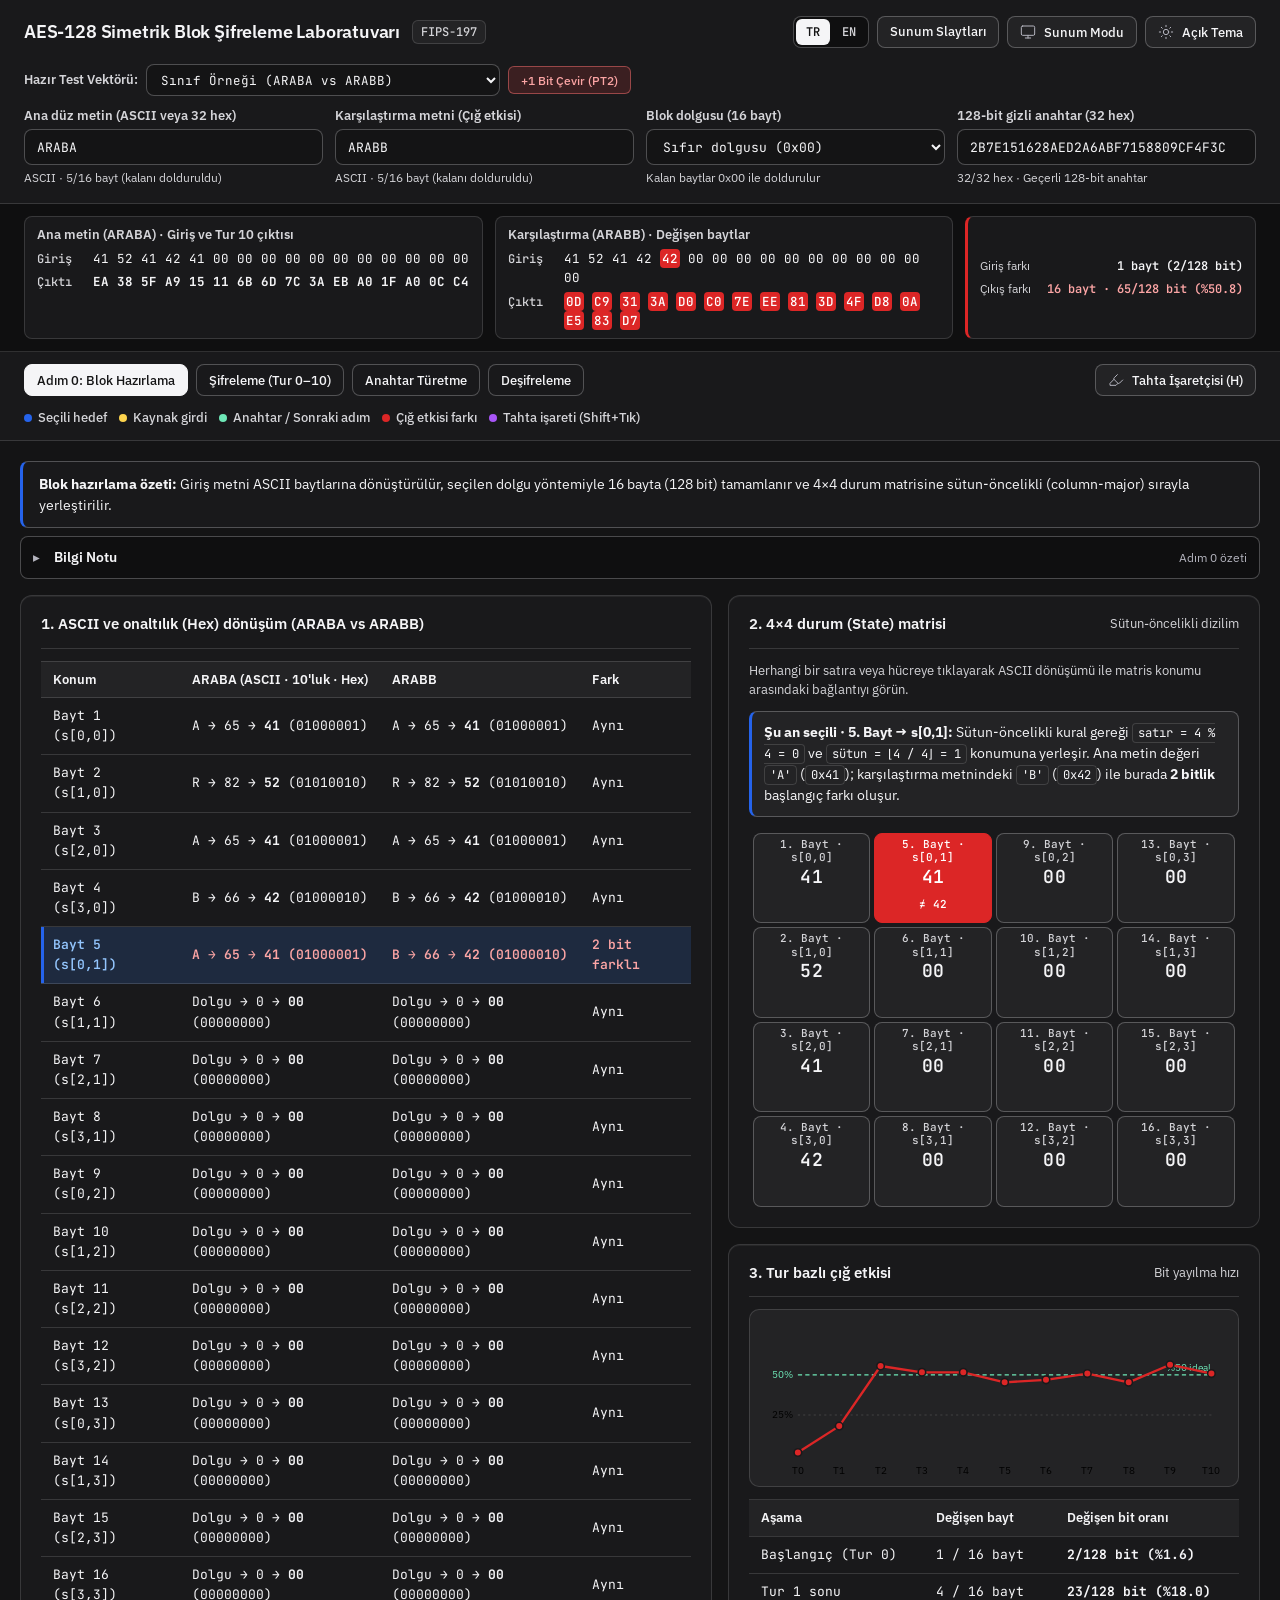
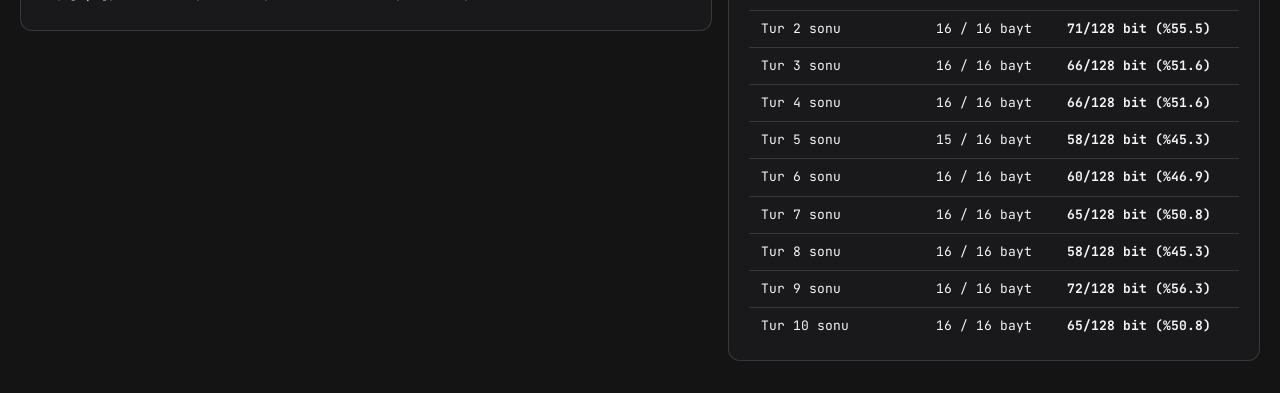
<file: index.html>
<!DOCTYPE html>
<html lang="tr" data-theme="dark">
<head>
  <meta charset="UTF-8">
  <meta name="viewport" content="width=device-width, initial-scale=1.0">
  <title>AES-128 İnteraktif Kriptoloji Laboratuvarı</title>
  <link rel="preconnect" href="https://fonts.googleapis.com">
  <link rel="preconnect" href="https://fonts.gstatic.com" crossorigin>
  <link href="https://fonts.googleapis.com/css2?family=IBM+Plex+Sans:wght@400;500;600&family=JetBrains+Mono:wght@400;500;600&display=swap" rel="stylesheet">
  <link rel="stylesheet" href="tokens.css">
  <link rel="stylesheet" href="style.css">
</head>
<body>
  <a href="#main-content" class="skip-link" id="skip-link">İçeriğe atla</a>

  <header class="header">
    <div class="header-top">
      <div class="header-title">
        <h1 class="app-heading" id="app-title">AES-128 Simetrik Blok Şifreleme Laboratuvarı</h1>
        <span class="tag">FIPS-197</span>
      </div>
      <div class="header-actions">
        <div class="lang-switch" role="group" aria-label="Dil / Language">
          <button type="button" class="lang-btn active" data-lang="tr" aria-pressed="true">TR</button>
          <button type="button" class="lang-btn" data-lang="en" aria-pressed="false">EN</button>
        </div>
        <a href="sunum.html" id="slides-link" class="header-link">Sunum Slaytları</a>
        <button type="button" id="present-btn" class="header-btn" aria-pressed="false">
          <svg class="icon" viewBox="0 0 24 24" fill="none" stroke="currentColor" stroke-width="1.5" stroke-linecap="round" stroke-linejoin="round" aria-hidden="true"><rect x="2" y="3" width="20" height="14" rx="2"/><path d="M8 21h8"/><path d="M12 17v4"/></svg>
          <span id="present-btn-label">Sunum Modu</span>
        </button>
        <button type="button" id="theme-btn" class="header-btn" aria-pressed="false">
          <svg class="icon" viewBox="0 0 24 24" fill="none" stroke="currentColor" stroke-width="1.5" stroke-linecap="round" stroke-linejoin="round" aria-hidden="true"><circle cx="12" cy="12" r="4"/><path d="M12 2v2"/><path d="M12 20v2"/><path d="m4.93 4.93 1.41 1.41"/><path d="m17.66 17.66 1.41 1.41"/><path d="M2 12h2"/><path d="M20 12h2"/><path d="m6.34 17.66-1.41 1.41"/><path d="m19.07 4.93-1.41 1.41"/></svg>
          <span id="theme-btn-label">Açık Tema</span>
        </button>
      </div>
    </div>

    <div class="preset-bar">
      <label class="preset-label" for="preset-select" id="lbl-preset">Hazır Test Vektörü:</label>
      <select class="field-control preset-select" id="preset-select">
        <option value="classroom" id="opt-preset-classroom" selected>Sınıf Örneği (ARABA vs ARABB)</option>
        <option value="fips197" id="opt-preset-fips197">NIST FIPS-197 Appendix B (Resmi Vektör)</option>
        <option value="zeros" id="opt-preset-zeros">Tümü Sıfır (0x00) + 1-Bit Fark</option>
        <option value="ascii16" id="opt-preset-ascii16">Tam 16-Bayt ASCII (KRIPTOLOJI_DERSI)</option>
        <option value="custom" id="opt-preset-custom" hidden>Özel Girdi</option>
      </select>
      <button type="button" id="flip-bit-btn" class="compact-btn flip-bit-btn" title="PT1'den yalnızca 1 bit farklı karşılaştırma bloğu üretir">
        <span id="flip-bit-label">+1 Bit Çevir (PT2)</span>
      </button>
    </div>

    <div class="control-grid">
      <div class="field">
        <label class="field-label" for="pt1-input" id="lbl-pt1">Ana düz metin (ASCII veya 32 hex)</label>
        <input class="field-control" type="text" id="pt1-input" value="ARABA" spellcheck="false" aria-describedby="pt1-hint">
        <span class="field-hint" id="pt1-hint" aria-live="polite"></span>
      </div>
      <div class="field">
        <label class="field-label" for="pt2-input" id="lbl-pt2">Karşılaştırma metni (Çığ etkisi)</label>
        <input class="field-control" type="text" id="pt2-input" value="ARABB" spellcheck="false" aria-describedby="pt2-hint">
        <span class="field-hint" id="pt2-hint" aria-live="polite"></span>
      </div>
      <div class="field">
        <label class="field-label" for="pad-select" id="lbl-pad">Blok dolgusu (16 bayt)</label>
        <select class="field-control" id="pad-select" aria-describedby="pad-hint">
          <option value="zero" id="opt-pad-zero" selected>Sıfır dolgusu (0x00)</option>
          <option value="pkcs7" id="opt-pad-pkcs7">PKCS#7 standart dolgusu</option>
        </select>
        <span class="field-hint" id="pad-hint"></span>
      </div>
      <div class="field">
        <label class="field-label" for="key-input" id="lbl-key">128-bit gizli anahtar (32 hex)</label>
        <input class="field-control" type="text" id="key-input" value="2B7E151628AED2A6ABF7158809CF4F3C" spellcheck="false" aria-describedby="key-hint">
        <span class="field-hint" id="key-hint" aria-live="polite"></span>
      </div>
    </div>
  </header>

  <section class="diff-banner" id="diff-banner" aria-live="polite"></section>

  <nav class="nav-bar" aria-label="Çalışma sekmeleri ve tur seçimi" id="main-nav">
    <div class="nav-top-row">
      <div class="tabs" role="tablist">
        <button type="button" class="tab-btn active" id="tab-btn-prep" data-tab="prep" role="tab" aria-selected="true" aria-controls="tab-prep">Adım 0: Blok Hazırlama</button>
        <button type="button" class="tab-btn" id="tab-btn-enc" data-tab="enc" role="tab" aria-selected="false" aria-controls="tab-rounds">Şifreleme (Tur 0–10)</button>
        <button type="button" class="tab-btn" id="tab-btn-key" data-tab="key" role="tab" aria-selected="false" aria-controls="tab-key">Anahtar Türetme</button>
        <button type="button" class="tab-btn" id="tab-btn-dec" data-tab="dec" role="tab" aria-selected="false" aria-controls="tab-rounds">Deşifreleme</button>
      </div>

      <div class="nav-tools">
        <div class="marker-group">
          <button type="button" id="marker-btn" class="header-btn marker-toggle" aria-pressed="false" title="Shift+Tık ile de işaretleyebilirsiniz">
            <svg class="icon" viewBox="0 0 24 24" fill="none" stroke="currentColor" stroke-width="1.5" stroke-linecap="round" stroke-linejoin="round" aria-hidden="true"><path d="m9 11-6 6v3h9l3-3"/><path d="m22 12-4.6 4.6a2 2 0 0 1-2.8 0l-5.2-5.2a2 2 0 0 1 0-2.8L14 4"/></svg>
            <span id="marker-btn-label">Tahta İşaretçisi (H)</span>
          </button>
          <button type="button" id="clear-pins-btn" class="compact-btn clear-pins-btn" hidden>
            <span id="clear-pins-label">İşaretleri Temizle</span> (<span id="pin-count">0</span>)
          </button>
        </div>

        <div class="present-bar" aria-label="Sunum kısayolları">
          <span class="keycap-hint"><kbd>1</kbd>–<kbd>4</kbd> <span id="kh-tabs">Sekme</span></span>
          <span class="keycap-hint"><kbd>←</kbd><kbd>→</kbd> <span id="kh-step">Tur / Kelime</span></span>
          <span class="keycap-hint"><kbd>↑</kbd><kbd>↓</kbd> <span id="kh-substep">Adım</span></span>
          <span class="keycap-hint"><kbd>P</kbd> <span id="kh-present">Sunum</span></span>
          <span class="keycap-hint"><kbd>H</kbd> <span id="kh-mark">İşaretçi</span></span>
          <span class="keycap-hint"><kbd>N</kbd> <span id="kh-notes">Sunum Notu</span></span>
          <span class="keycap-hint"><kbd>T</kbd> <span id="kh-theme">Tema</span></span>
          <button type="button" id="toggle-notes-btn" class="compact-btn">Tüm Notları Aç</button>
        </div>
      </div>
    </div>

    <div class="flow-legend" aria-label="Renk kodları açıklaması">
      <span class="legend-chip"><span class="legend-dot dot-target"></span><span id="leg-target">Seçili hedef</span></span>
      <span class="legend-chip"><span class="legend-dot dot-src"></span><span id="leg-src">Kaynak girdi</span></span>
      <span class="legend-chip"><span class="legend-dot dot-key"></span><span id="leg-key">Anahtar / Sonraki adım</span></span>
      <span class="legend-chip"><span class="legend-dot dot-diff"></span><span id="leg-diff">Çığ etkisi farkı</span></span>
      <span class="legend-chip"><span class="legend-dot dot-pin"></span><span id="leg-pin">Tahta işareti (Shift+Tık)</span></span>
    </div>

    <div class="round-controls" id="round-controls">
      <label class="diff-toggle" id="diff-toggle-wrap">
        <input type="checkbox" id="show-diff-chk" checked>
        <span class="diff-dot" aria-hidden="true"></span>
        <span id="diff-toggle-text"><strong>ARABB</strong> farklarını matriste işaretle</span>
      </label>
      <div class="round-buttons" id="round-buttons"></div>
      <div class="step-nav-group" id="step-nav-group">
        <button type="button" id="step-prev-btn" class="compact-btn">‹ Adım</button>
        <button type="button" id="step-next-btn" class="compact-btn">Adım ›</button>
        <button type="button" id="play-btn" class="compact-btn play-btn" aria-pressed="false">▶ Oynat</button>
      </div>
    </div>
  </nav>

  <main class="container" id="main-content" tabindex="-1">
    <section id="tab-prep" class="tab-panel active" role="tabpanel" aria-labelledby="tab-btn-prep">
      <div class="guide-strip">
        <div class="guide-box" id="prep-guide"></div>
        <details class="presenter-note" data-note-id="prep">
          <summary><span class="note-title">Sunum Notu</span> <span class="note-meta" id="prep-note-meta">Adım 0 ipuçları</span></summary>
          <div class="note-body" id="prep-note-body"></div>
        </details>
      </div>
      <div class="two-col" id="prep-content"></div>
    </section>

    <section id="tab-rounds" class="tab-panel" role="tabpanel">
      <div class="guide-strip">
        <div class="guide-box" id="round-guide"></div>
        <details class="presenter-note" data-note-id="round">
          <summary><span class="note-title">Sunum Notu</span> <span class="note-meta" id="round-note-meta">Tur akışı ipuçları</span></summary>
          <div class="note-body" id="round-note-body"></div>
        </details>
      </div>

      <div class="matrices-grid" id="matrices-grid"></div>

      <div class="bottom-split">
        <div class="card">
          <div class="card-head">
            <h2 class="card-title-text" id="insp-title">Hücre Matematiği Denetçisi</h2>
            <span class="coord-badge" id="insp-coord"></span>
          </div>
          <div id="insp-content"></div>
          <details class="presenter-note presenter-note-inline" data-note-id="insp">
            <summary><span class="note-title">Sunum Notu</span> <span class="note-meta" id="insp-note-meta">Detay soru &amp; tahta kanıtı</span></summary>
            <div class="note-body" id="insp-note-body"></div>
          </details>
        </div>

        <div class="card">
          <div class="card-head">
            <h2 class="card-title-text" id="sbox-title">S-Box Arama Tablosu (16×16)</h2>
            <span class="muted-note" id="sbox-hint">İlk nibble satır, ikinci nibble sütun</span>
          </div>
          <div id="sbox-grid" class="table-scroll"></div>
        </div>
      </div>
    </section>

    <section id="tab-key" class="tab-panel" role="tabpanel" aria-labelledby="tab-btn-key">
      <div class="guide-strip">
        <div class="guide-box" id="key-guide"></div>
        <details class="presenter-note" data-note-id="key">
          <summary><span class="note-title">Sunum Notu</span> <span class="note-meta" id="key-note-meta">Key Schedule ipuçları</span></summary>
          <div class="note-body" id="key-note-body"></div>
        </details>
      </div>
      <div class="bottom-split bottom-split-wide">
        <div class="card">
          <div class="card-head">
            <h2 class="card-title-text" id="key-table-title">11 Tur Anahtarı (44 Kelime)</h2>
            <span class="muted-note" id="key-table-hint">Hesabı incelemek için bir W[i] sütunu seçin</span>
          </div>
          <div id="key-schedule-table" class="table-scroll"></div>
        </div>
        <div class="card">
          <div class="card-head">
            <h2 class="card-title-text" id="key-insp-title">Seçili Kelime Türetimi</h2>
          </div>
          <div id="key-insp-content"></div>
        </div>
      </div>
    </section>
  </main>

  <script src="aes.js"></script>
  <script src="ui-prefs.js"></script>
  <script src="app.js"></script>
</body>
</html>
</file>
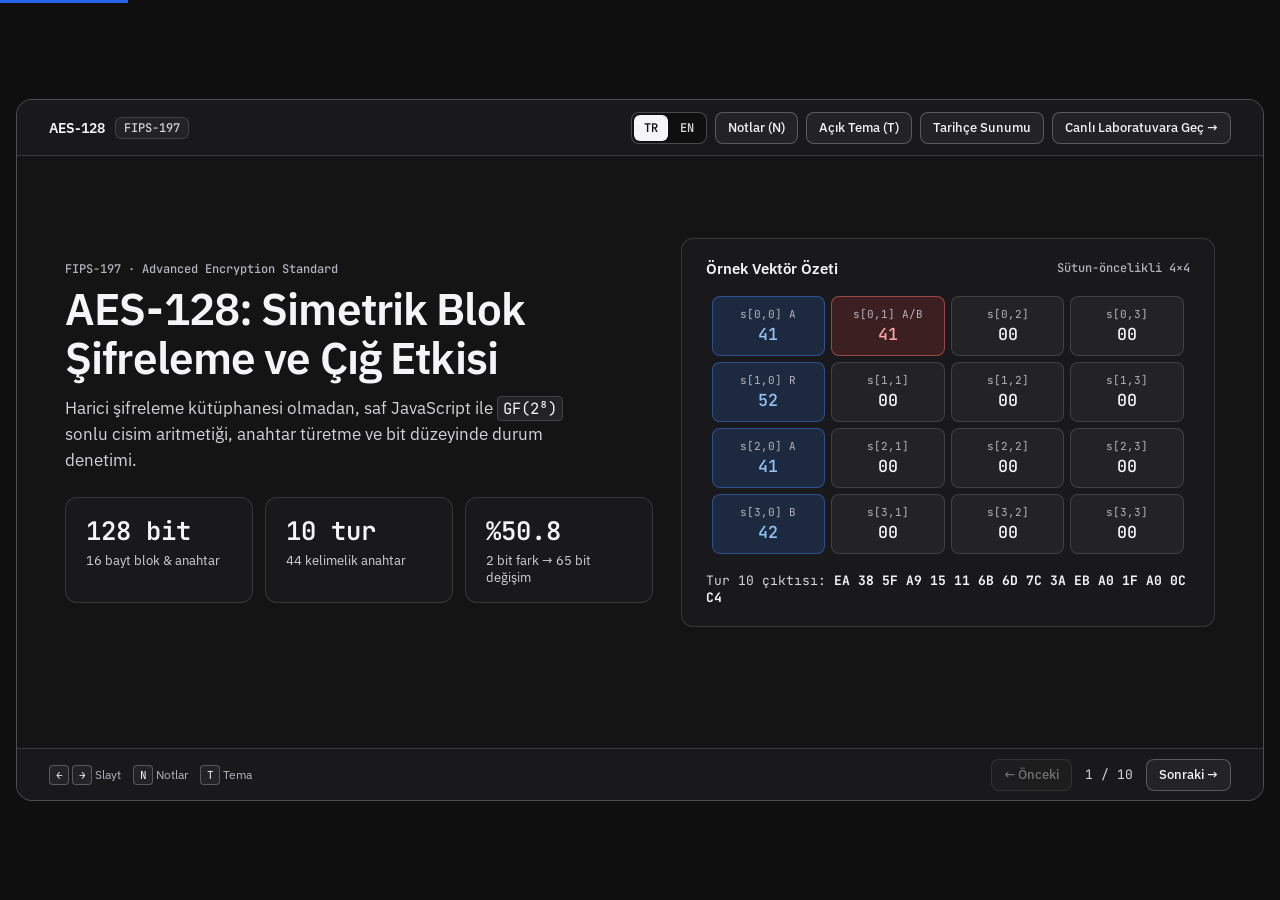
<file: sunum.html>
<!DOCTYPE html>
<html lang="tr" data-theme="dark">
<head>
  <meta charset="UTF-8">
  <meta name="viewport" content="width=device-width, initial-scale=1.0">
  <title>AES-128 Sunum — FIPS-197 Blok Şifreleme ve Çığ Etkisi</title>
  <link rel="preconnect" href="https://fonts.googleapis.com">
  <link rel="preconnect" href="https://fonts.gstatic.com" crossorigin>
  <link href="https://fonts.googleapis.com/css2?family=IBM+Plex+Sans:wght@400;500;600&family=JetBrains+Mono:wght@400;500;600&display=swap" rel="stylesheet">
  <link rel="stylesheet" href="tokens.css">
  <link rel="stylesheet" href="deck.css">
</head>
<body>
  <div class="progress-bar" id="progressBar"></div>

  <div class="deck-viewport">
    <div class="slide-deck">
      <header class="deck-topbar">
        <div class="deck-brand">
          <span>AES-128</span>
          <span class="tag">FIPS-197</span>
        </div>
        <div class="topbar-actions">
          <div class="lang-switch" role="group" aria-label="Dil / Language">
            <button type="button" class="lang-btn active" data-lang="tr" aria-pressed="true">TR</button>
            <button type="button" class="lang-btn" data-lang="en" aria-pressed="false">EN</button>
          </div>
          <button type="button" class="btn-control" id="notesToggleBtn" aria-pressed="false" data-i18n="ui.notesBtn">Notlar (N)</button>
          <button type="button" class="btn-control" id="themeToggleBtn" data-i18n="ui.themeLight">Açık Tema (T)</button>
          <a href="tarihce.html" class="btn-control" data-lab-link data-i18n="ui.historyLink">Tarihçe Sunumu</a>
          <a href="index.html?present=1" class="btn-control" data-lab-link data-i18n="ui.labLink">Canlı Laboratuvara Geç →</a>
        </div>
      </header>

      <main class="slides-stage">
        <section class="slide active"
          data-note-tr="Bu proje AES-128 algoritmasını harici kütüphane olmadan sıfırdan çalıştırır; tüm sonlu cisim matematiği ve bit değişimleri canlı laboratuvardan incelenebilir."
          data-note-en="This project implements AES-128 from scratch without external crypto libraries, allowing step-by-step inspection of finite-field math and bit diffusion.">
          <div class="split">
            <div>
              <div class="slide-kicker">FIPS-197 · Advanced Encryption Standard</div>
              <h1 class="hero-title" data-i18n="s1.title">AES-128: Simetrik Blok Şifreleme ve Çığ Etkisi</h1>
              <p class="hero-sub" data-i18n="s1.sub">Harici şifreleme kütüphanesi olmadan, saf JavaScript ile <code>GF(2⁸)</code> sonlu cisim aritmetiği, anahtar türetme ve bit düzeyinde durum denetimi.</p>
              <div class="metrics-row">
                <div class="metric-card">
                  <div class="metric-val" data-i18n="s1.m1v">128 bit</div>
                  <div class="metric-lbl" data-i18n="s1.m1l">16 bayt blok & anahtar</div>
                </div>
                <div class="metric-card">
                  <div class="metric-val" data-i18n="s1.m2v">10 tur</div>
                  <div class="metric-lbl" data-i18n="s1.m2l">44 kelimelik anahtar</div>
                </div>
                <div class="metric-card">
                  <div class="metric-val" data-i18n="s1.m3v">%50.8</div>
                  <div class="metric-lbl" data-i18n="s1.m3l">2 bit fark → 65 bit değişim</div>
                </div>
              </div>
            </div>
            <div class="card">
              <div class="card-title"><span data-i18n="s1.vecTitle">Örnek Vektör Özeti</span><span class="card-badge" data-i18n="s1.vecBadge">Sütun-öncelikli 4×4</span></div>
              <table class="mini-matrix">
                <tbody>
                  <tr>
                    <td class="hl-col"><span class="idx">s[0,0] A</span>41</td>
                    <td class="hl-diff"><span class="idx">s[0,1] A/B</span>41</td>
                    <td><span class="idx">s[0,2]</span>00</td>
                    <td><span class="idx">s[0,3]</span>00</td>
                  </tr>
                  <tr>
                    <td class="hl-col"><span class="idx">s[1,0] R</span>52</td>
                    <td><span class="idx">s[1,1]</span>00</td>
                    <td><span class="idx">s[1,2]</span>00</td>
                    <td><span class="idx">s[1,3]</span>00</td>
                  </tr>
                  <tr>
                    <td class="hl-col"><span class="idx">s[2,0] A</span>41</td>
                    <td><span class="idx">s[2,1]</span>00</td>
                    <td><span class="idx">s[2,2]</span>00</td>
                    <td><span class="idx">s[2,3]</span>00</td>
                  </tr>
                  <tr>
                    <td class="hl-col"><span class="idx">s[3,0] B</span>42</td>
                    <td><span class="idx">s[3,1]</span>00</td>
                    <td><span class="idx">s[3,2]</span>00</td>
                    <td><span class="idx">s[3,3]</span>00</td>
                  </tr>
                </tbody>
              </table>
              <div class="card-foot mono">
                <span data-i18n="s1.r10out">Tur 10 çıktısı:</span> <strong id="s1CipherOut">EA 38 5F A9 15 11 6B 6D 7C 3A EB A0 1F A0 0C C4</strong>
              </div>
            </div>
          </div>
        </section>

        <section class="slide"
          data-note-tr="56-bit DES kaba kuvvet saldırılarına yenik düştükten sonra NIST 2001'de Rijndael'i AES (FIPS-197) olarak standartlaştırdı; algoritma 16 baytlık bloklar üzerinde 10 turluk SPN yapısıyla çalışır."
          data-note-en="After 56-bit DES fell to brute-force attacks, NIST standardized Rijndael as AES (FIPS-197) in 2001, operating as a 10-round Substitution-Permutation Network on 16-byte blocks.">
          <div class="slide-kicker" data-i18n="s2.kick">01 · Genel Çerçeve</div>
          <h2 class="slide-heading" data-i18n="s2.title">Neden AES ve 128-Bit Blok Yapısı?</h2>
          <div class="split">
            <ul class="bullet-list">
              <li data-i18n="s2.b1"><strong>Simetrik yapı:</strong> Gönderici ve alıcı aynı 128-bit (16 bayt) gizli anahtarı paylaşır; gizlilik şifreleme adımlarının geri alınabilirliğiyle korunur.</li>
              <li data-i18n="s2.b2"><strong>Feistel değil, SPN ağı:</strong> DES'ten farklı olarak her turda bloğun yarısını değil, <strong>16 baytın tamamını</strong> aynı anda işler.</li>
              <li data-i18n="s2.b3"><strong>Sabit blok disiplini:</strong> Girdi kısa olsa bile 16 bayta tamamlanır (<code>0x00</code> veya <code>PKCS#7</code>) ve 4×4 durum (state) matrisine dönüştürülür.</li>
              <li data-i18n="s2.b4"><strong>Projenin farkı:</strong> Hazır <code>crypto</code> API kullanmak yerine tüm <code>GF(2⁸)</code> çarpımları, S-Box ve ters matrisler sıfırdan hesaplanır.</li>
            </ul>
            <div class="card">
              <div class="card-title"><span data-i18n="s2.tblTitle">AES Ailesi Karşılaştırması</span><span class="card-badge">FIPS-197</span></div>
              <table class="data-table">
                <thead>
                  <tr>
                    <th data-i18n="s2.th1">Standart</th>
                    <th data-i18n="s2.th2">Anahtar (Nk)</th>
                    <th data-i18n="s2.th3">Blok</th>
                    <th data-i18n="s2.th4">Tur Sayısı</th>
                  </tr>
                </thead>
                <tbody>
                  <tr class="row-hl"><td>AES-128</td><td data-i18n="s2.k128">128 bit (4 kelime)</td><td data-i18n="s2.b128">128 bit</td><td data-i18n="s2.r10">10 tur</td></tr>
                  <tr><td>AES-192</td><td data-i18n="s2.k192">192 bit (6 kelime)</td><td data-i18n="s2.b128">128 bit</td><td data-i18n="s2.r12">12 tur</td></tr>
                  <tr><td>AES-256</td><td data-i18n="s2.k256">256 bit (8 kelime)</td><td data-i18n="s2.b128">128 bit</td><td data-i18n="s2.r14">14 tur</td></tr>
                </tbody>
              </table>
            </div>
          </div>
        </section>

        <section class="slide"
          data-note-tr="AES durum matrisi satır satır değil sütun sütun (yukarıdan aşağıya) doldurulur; ARABA ve ARABB örnekleri arasındaki fark yalnızca 5. baytta (s[0,1]) 2 bittir."
          data-note-en="The AES state matrix is populated column by column (top to bottom), not row by row; ARABA and ARABB differ by only 2 bits in Byte 5 (s[0,1]).">
          <div class="slide-kicker" data-i18n="s3.kick">02 · Blok Hazırlama</div>
          <h2 class="slide-heading" data-i18n="s3.title">Adım 0: Metinden Sütun-Öncelikli Durum Matrisine</h2>
          <div class="split">
            <div>
              <ul class="bullet-list">
                <li data-i18n="s3.b1"><strong>ASCII → Hex dönüşümü:</strong> <code>"ARABA"</code> kelimesi sırasıyla <code>41 52 41 42 41</code> baytlarına dönüşür.</li>
                <li data-i18n="s3.b2"><strong>16 bayta tamamlama:</strong> Kalan 11 bayt sunum örneğinde <code>00</code> ile doldurulur.</li>
                <li data-i18n="s3.b3"><strong>Sütun-öncelikli (Column-Major) yerleşim:</strong> İlk 4 bayt 1. satıra değil, <strong>1. sütuna yukarıdan aşağıya</strong> yazılır.</li>
                <li data-i18n="s3.b4"><strong>Kontrollü fark:</strong> Karşılaştırma metni <code>"ARABB"</code> yalnızca 5. baytta (<code>s[0,1]</code>) 2 bit farklıdır: <code>0x41 (01000001)</code> vs <code>0x42 (01000010)</code>.</li>
              </ul>
              <a href="index.html?tab=prep&present=1" class="demo-cta" data-lab-link data-i18n="s3.cta">Adım 0'ı laboratuvarda aç →</a>
            </div>
            <div class="card">
              <div class="card-title"><span data-i18n="s3.matTitle">Durum Matrisi Dizilimi (ARABA vs ARABB)</span></div>
              <table class="mini-matrix">
                <tbody>
                  <tr>
                    <td class="hl-col"><span class="idx" data-i18n="s3.b1i">1. Bayt · s[0,0]</span>41 (A)</td>
                    <td class="hl-diff"><span class="idx" data-i18n="s3.b5i">5. Bayt · s[0,1]</span>41 ≠ 42</td>
                    <td><span class="idx" data-i18n="s3.b9i">9. Bayt · s[0,2]</span>00</td>
                    <td><span class="idx" data-i18n="s3.b13i">13. Bayt · s[0,3]</span>00</td>
                  </tr>
                  <tr>
                    <td class="hl-col"><span class="idx" data-i18n="s3.b2i">2. Bayt · s[1,0]</span>52 (R)</td>
                    <td><span class="idx" data-i18n="s3.b6i">6. Bayt · s[1,1]</span>00</td>
                    <td><span class="idx" data-i18n="s3.b10i">10. Bayt · s[1,2]</span>00</td>
                    <td><span class="idx" data-i18n="s3.b14i">14. Bayt · s[1,3]</span>00</td>
                  </tr>
                  <tr>
                    <td class="hl-col"><span class="idx" data-i18n="s3.b3i">3. Bayt · s[2,0]</span>41 (A)</td>
                    <td><span class="idx" data-i18n="s3.b7i">7. Bayt · s[2,1]</span>00</td>
                    <td><span class="idx" data-i18n="s3.b11i">11. Bayt · s[2,2]</span>00</td>
                    <td><span class="idx" data-i18n="s3.b15i">15. Bayt · s[2,3]</span>00</td>
                  </tr>
                  <tr>
                    <td class="hl-col"><span class="idx" data-i18n="s3.b4i">4. Bayt · s[3,0]</span>42 (B)</td>
                    <td><span class="idx" data-i18n="s3.b8i">8. Bayt · s[3,1]</span>00</td>
                    <td><span class="idx" data-i18n="s3.b12i">12. Bayt · s[3,2]</span>00</td>
                    <td><span class="idx" data-i18n="s3.b16i">16. Bayt · s[3,3]</span>00</td>
                  </tr>
                </tbody>
              </table>
            </div>
          </div>
        </section>

        <section class="slide"
          data-note-tr="Tek bir 16 baytlık anahtardan Tur 0 dahil 11 tur anahtarı (44 adet 32-bit sütun kelimesi) türetilir; W[4] örneği 4'ün katı indekslerdeki RotWord → SubWord → Rcon adımlarını gösterir."
          data-note-en="A single 16-byte key expands into 11 round keys (44 32-bit column words W[0]..W[43]); W[4] illustrates the RotWord → SubWord → Rcon pipeline for multiples of 4.">
          <div class="slide-kicker" data-i18n="s4.kick">03 · Anahtar Genişletme (Key Schedule)</div>
          <h2 class="slide-heading" data-i18n="s4.title">16 Baytlık Anahtardan 44 Kelimelik Anahtar Takvimine</h2>
          <div class="split">
            <div>
              <ul class="bullet-list">
                <li data-i18n="s4.b1"><strong>Neden 44 kelime?</strong> Başlangıç + 10 şifreleme turu = 11 tur anahtarı. Her tur anahtarı 4 sütun (kelime) içerir: <code>W[0]..W[43]</code>.</li>
                <li data-i18n="s4.b2"><strong>Standart sütunlar:</strong> 4'ün katı olmayan indekslerde yalnızca <code>W[i] = W[i-4] ⊕ W[i-1]</code> uygulanır.</li>
                <li data-i18n="s4.b3"><strong>4'ün katı sütunlar (W[4], W[8]...):</strong> Simetriyi kırmak için <code>RotWord</code> (1 bayt sola kaydırma), <code>SubWord</code> (S-Box) ve <code>Rcon</code> tur sabiti eklenir.</li>
              </ul>
              <a href="index.html?tab=key&present=1" class="demo-cta" data-lab-link data-i18n="s4.cta">Anahtar Türetmeyi aç →</a>
            </div>
            <div class="card">
              <div class="card-title"><span data-i18n="s4.tblTitle">Canlı Örnek: W[4] Sütunu Üretimi</span><span class="card-badge is-accent">i = 4 (mod 4 = 0)</span></div>
              <table class="data-table">
                <tbody>
                  <tr><th data-i18n="s4.r1">1. Önceki W[3]</th><td id="s4W3">09 CF 4F 3C</td></tr>
                  <tr><th>2. RotWord</th><td id="s4Rot">CF 4F 3C 09</td></tr>
                  <tr><th>3. SubWord (S-Box)</th><td id="s4Sub">8A 84 EB 01</td></tr>
                  <tr><th>4. ⊕ Rcon[1] (01000000)</th><td id="s4Rcon">8B 84 EB 01</td></tr>
                  <tr><th data-i18n="s4.r5">5. W[0] kelimesi</th><td id="s4W0">2B 7E 15 16</td></tr>
                  <tr class="row-hl"><th data-i18n="s4.r6">6. Sonuç W[4]</th><td><strong id="s4W4">A0 FA FE 17</strong></td></tr>
                </tbody>
              </table>
            </div>
          </div>
        </section>

        <section class="slide"
          data-note-tr="Tur 0'da yalnızca AddRoundKey uygulanır; Tur 1–9 dört dönüşümün tamamını içerir; 10. turda ise sonrasında anahtar eklenmediği için doğrusal MixColumns katmanı çıkarılır."
          data-note-en="Round 0 runs only AddRoundKey, Rounds 1–9 apply all four layers, and Round 10 omits MixColumns because a final linear layer without a trailing key adds no security.">
          <div class="slide-kicker" data-i18n="s5.kick">04 · Şifreleme Döngüsü</div>
          <h2 class="slide-heading" data-i18n="s5.title">Bir AES Turunun 4 Adımı: Karışıklık ve Yayılma</h2>
          <div class="pipeline-4">
            <div class="pipe-step">
              <div class="pipe-num">01 · SubBytes</div>
              <div class="pipe-name" data-i18n="s5.p1n">Doğrusal Olmayan Değişim</div>
              <div class="pipe-role" data-i18n="s5.p1r">Karışıklık (Confusion)</div>
              <div class="pipe-desc" data-i18n="s5.p1d">Her bayt bağımsız olarak 16×16 S-Box tablosundan geçirilir.</div>
            </div>
            <div class="pipe-step">
              <div class="pipe-num">02 · ShiftRows</div>
              <div class="pipe-name" data-i18n="s5.p2n">Satır Kaydırma</div>
              <div class="pipe-role" data-i18n="s5.p2r">Sütunlar Arası Geçiş</div>
              <div class="pipe-desc" data-i18n="s5.p2d">0., 1., 2. ve 3. satırlar sırasıyla 0, 1, 2, 3 kutu sola kaydırılır.</div>
            </div>
            <div class="pipe-step">
              <div class="pipe-num">03 · MixColumns</div>
              <div class="pipe-name" data-i18n="s5.p3n">Sütun Karıştırma</div>
              <div class="pipe-role" data-i18n="s5.p3r">Yayılma (Diffusion)</div>
              <div class="pipe-desc" data-i18n="s5.p3d">Her sütun sabit MDS matrisiyle çarpılır; 1 baytlık fark 4 bayta yayılır.</div>
            </div>
            <div class="pipe-step">
              <div class="pipe-num">04 · AddRoundKey</div>
              <div class="pipe-name" data-i18n="s5.p4n">Anahtar Mühürleme</div>
              <div class="pipe-role" data-i18n="s5.p4r">Gizlilik (Key Mixing)</div>
              <div class="pipe-desc" data-i18n="s5.p4d">16 bayt durum matrisi o turun anahtarıyla bayt bayt XOR'lanır.</div>
            </div>
          </div>
          <div class="card">
            <div class="pipeline-foot">
              <span data-i18n="s5.f1"><strong>Tur 0 (Başlangıç):</strong> Yalnızca <code>AddRoundKey(K0)</code></span>
              <span data-i18n="s5.f2"><strong>Tur 1–9:</strong> 4 adımın tamamı uygulanır</span>
              <span data-i18n="s5.f3"><strong>Tur 10 (Son Tur):</strong> <code>MixColumns</code> uygulanmaz (tersi anahtarsız açılabileceği için gereksizdir)</span>
            </div>
          </div>
        </section>

        <section class="slide"
          data-note-tr="S-Box rastgele sayılardan oluşmaz; her baytın 0x11B polinomu modunda GF(2⁸) çarpımsal tersi alınıp afin dönüşüm ve 0x63 XOR uygulanarak sabit noktasız biçimde üretilir."
          data-note-en="The S-Box is not an arbitrary lookup table; it is derived algebraically via multiplicative inverse modulo 0x11B plus an affine transform (XOR 0x63) to remove fixed points.">
          <div class="slide-kicker" data-i18n="s6.kick">05 · Karışıklık Katmanı</div>
          <h2 class="slide-heading" data-i18n="s6.title">SubBytes: GF(2⁸) Üzerinde S-Box Matematiği</h2>
          <div class="split">
            <div>
              <ul class="bullet-list">
                <li data-i18n="s6.b1"><strong>Neden doğrusal değil?</strong> Yalnızca kaydırma ve XOR işlemleri kullanılsaydı şifre doğrusal denklem sistemiyle çözülebilirdi.</li>
                <li data-i18n="s6.b2"><strong>Adım 1 — Çarpımsal ters:</strong> Bayt, indirgenemez polinom <code>m(x) = x⁸ + x⁴ + x³ + x + 1</code> (<code>0x11B</code>) modunda <code>GF(2⁸)</code> tersine çevrilir (<code>00 → 00</code>).</li>
                <li data-i18n="s6.b3"><strong>Adım 2 — Afin dönüşüm:</strong> Bit döndürmeleri ve <code>0x63</code> sabiti ile XOR uygulanarak sabit noktalar (<code>S(x) = x</code>) ortadan kaldırılır.</li>
              </ul>
              <a href="index.html?tab=enc&round=1&present=1" class="demo-cta" data-lab-link data-i18n="s6.cta">Tur 1 SubBytes'ı aç →</a>
            </div>
            <div class="card">
              <div class="card-title"><span data-i18n="s6.tblTitle">Gerçek Hesap: Tur 1 · s[0,0] Hücresi</span><span class="card-badge is-accent" id="s6Summary">6A → 02</span></div>
              <table class="data-table">
                <thead><tr><th data-i18n="s6.th1">Aşama</th><th>Hex</th><th data-i18n="s6.th3">8-bit İkilik</th></tr></thead>
                <tbody>
                  <tr><td data-i18n="s6.r1">1. Girdi baytı</td><td id="s6InHex">6A</td><td id="s6InBin">01101010</td></tr>
                  <tr><td data-i18n="s6.r2">2. GF(2⁸) tersi (mod 0x11B)</td><td id="s6InvHex">91</td><td id="s6InvBin">10010001</td></tr>
                  <tr class="row-hl"><td data-i18n="s6.r3">3. Afin + 0x63 XOR</td><td><strong id="s6OutHex">02</strong></td><td><strong id="s6OutBin">00000010</strong></td></tr>
                </tbody>
              </table>
              <div class="card-foot" data-i18n="s6.foot">
                16×16 S-Box üzerinde <strong>6. satır, A sütunu</strong> kesişimi doğrudan <code>02</code> sonucunu verir.
              </div>
            </div>
          </div>
        </section>

        <section class="slide"
          data-note-tr="ShiftRows sütunlar arası bağımsızlığı kırar; MixColumns içinde 0x02 ile çarparken MSB=1 taşması olursa 0x11B indirgemesinin alt 8 biti olan 0x1B ile XOR alınır."
          data-note-en="ShiftRows breaks column independence, while MixColumns reduces 8-bit overflow during 0x02 multiplication (xtime) via XOR 0x1B whenever MSB = 1.">
          <div class="slide-kicker" data-i18n="s7.kick">06 · Yayılma Katmanı</div>
          <h2 class="slide-heading" data-i18n="s7.title">ShiftRows ve MixColumns: 0x1B Taşma Kuralı</h2>
          <div class="split-even">
            <div class="card">
              <div class="card-title"><span data-i18n="s7.c1t">ShiftRows · Satır Kaydırma</span><span class="card-badge" data-i18n="s7.c1b">Sütunlar arası yayılım</span></div>
              <ul class="bullet-list">
                <li data-i18n="s7.s0"><strong>Satır 0:</strong> Kaydırma yok (<code>0</code> birim)</li>
                <li data-i18n="s7.s1"><strong>Satır 1:</strong> <code>1</code> bayt sola (tersinde sağa)</li>
                <li data-i18n="s7.s2"><strong>Satır 2:</strong> <code>2</code> bayt sola (tersinde sağa)</li>
                <li data-i18n="s7.s3"><strong>Satır 3:</strong> <code>3</code> bayt sola (tersinde sağa)</li>
              </ul>
              <div class="card-foot" data-i18n="s7.c1f">
                Amaç: Aynı sütundaki 4 baytı bir sonraki adımda 4 farklı sütuna dağıtmak.
              </div>
            </div>
            <div class="card">
              <div class="card-title"><span data-i18n="s7.c2t">MixColumns · xtime ve 0x1B İndirgemesi</span><span class="card-badge" data-i18n="s7.c2b">Sütun içi yayılım</span></div>
              <div class="mono-note" data-i18n="s7.mds">
                Sabit Matris: [02 03 01 01 / 01 02 03 01 / 01 01 02 03 / 03 01 01 02]
              </div>
              <ul class="bullet-list">
                <li data-i18n="s7.m1"><strong>01 • b:</strong> Kendisidir (<code>b</code>).</li>
                <li data-i18n="s7.m2"><strong>02 • b (xtime):</strong> 1 bit sola kaydırılır; eğer en sol bit (<strong>MSB = 1</strong>) 8 bitten taşarsa <code>0x1B</code> ile XOR alınır.</li>
                <li data-i18n="s7.m3"><strong>03 • b:</strong> <code>(02 • b) ⊕ b</code> olarak hesaplanır; 4 terim alt alta XOR ile toplanır.</li>
              </ul>
            </div>
          </div>
        </section>

        <section class="slide"
          data-note-tr="Başlangıçta yalnızca 2 bit (%1.6) olan fark Tur 1 MixColumns ile 23 bite (%18.0), Tur 2 sonunda ise ShiftRows + MixColumns birleşimiyle 71 bite (%55.5) sıçrayarak tüm 16 bayta yayılır."
          data-note-en="An initial 2-bit delta (1.6%) jumps to 23 bits (18.0%) after Round 1 MixColumns, then spreads across all 16 bytes and flips 71 bits (55.5%) by the end of Round 2.">
          <div class="slide-kicker" data-i18n="s8.kick">07 · Çığ Etkisi (Avalanche Effect)</div>
          <h2 class="slide-heading" data-i18n="s8.title">2 Bitlik Fark 2 Turda Tüm Bloğa Nasıl Yayılır?</h2>
          <div class="split">
            <div class="card chart-wrap">
              <div class="card-title">
                <span data-i18n="s8.chartTitle">ARABA vs ARABB — Değişen Bit Sayısı</span>
                <span class="card-badge is-accent" data-i18n="s8.legend">-- %50 eşiği (64 bit)</span>
              </div>
              <svg class="chart-svg" id="avalancheChartSvg" viewBox="0 0 560 280" role="img" aria-labelledby="chartTitleSvg chartDescSvg">
                <title id="chartTitleSvg" data-i18n="s8.svgTitle">ARABA ve ARABB Bit Çığ Etkisi Grafiği</title>
                <desc id="chartDescSvg"></desc>
                <g id="avalancheChartBody"></g>
              </svg>
            </div>
            <div class="stat-stack">
              <div class="stat-row-card">
                <div><div class="lbl" data-i18n="s8.st0t">Tur 0 (Başlangıç)</div><div class="stat-sub" data-i18n="s8.st0d">Sadece 5. bayt (s[0,1]) farklı</div></div>
                <div class="val" data-i18n="s8.st0v">2 / 128 bit (%1.6)</div>
              </div>
              <div class="stat-row-card">
                <div><div class="lbl" data-i18n="s8.st1t">Tur 1 Sonu</div><div class="stat-sub" data-i18n="s8.st1d">MixColumns farkı 2. sütuna (s[*,1], 4 bayt) yayar</div></div>
                <div class="val" data-i18n="s8.st1v">23 / 128 bit (%18.0)</div>
              </div>
              <div class="stat-row-card">
                <div><div class="lbl" data-i18n="s8.st2t">Tur 2 Sonu</div><div class="stat-sub" data-i18n="s8.st2d">ShiftRows + MixColumns 16/16 baytı etkiler</div></div>
                <div class="val" data-i18n="s8.st2v">71 / 128 bit (%55.5)</div>
              </div>
              <div class="stat-row-card accent-red">
                <div><div class="lbl" data-i18n="s8.st10t">Tur 10 Çıktısı</div><div class="stat-sub" data-i18n="s8.st10d">16 baytın tamamı farklı; ideal çığ etkisi</div></div>
                <div class="val" data-i18n="s8.st10v">65 / 128 bit (%50.8)</div>
              </div>
            </div>
          </div>
        </section>

        <section class="slide"
          data-note-tr="Deşifreleme adımları şifrelemenin tam ters sırasıyla ve ters matris/S-Box operatörleriyle çalışır; XOR işlemi kendi kendinin tersi olduğu için EA 38 5F A9... bloğu birebir ARABA metnine döner."
          data-note-en="Decryption mirrors the cipher in reverse order using inverse operators and self-inverting XOR, recovering the exact ARABA plaintext bytes from EA 38 5F A9...">
          <div class="slide-kicker" data-i18n="s9.kick">08 · Ters Dönüşüm Doğrulaması</div>
          <h2 class="slide-heading" data-i18n="s9.title">Deşifreleme: Şifreli Metinden Düz Metne Dönüş</h2>
          <div class="split">
            <div>
              <ul class="bullet-list">
                <li data-i18n="s9.b1"><strong>Ters sıra ve ters operatörler:</strong> Başlangıçta <code>K10</code> ile XOR alınır; ardından her turda <code>InvShiftRows</code> (sağa kaydır) → <code>InvSubBytes</code> → <code>AddRoundKey</code> → <code>InvMixColumns</code> uygulanır.</li>
                <li data-i18n="s9.b2"><strong>InvMixColumns matrisi:</strong> <code>{02, 03, 01, 01}</code> matrisinin <code>GF(2⁸)</code> üzerindeki cebirsel tersi olan <code>{0E, 0B, 0D, 09}</code> kullanılır.</li>
                <li data-i18n="s9.b3"><strong>Doğrulama:</strong> Tur 10 çıktısı geri açıldığında her baytın bit düzeyinde birebir aynı başlangıç bloğuna döndüğü kanıtlanır.</li>
              </ul>
              <a href="index.html?tab=dec&present=1" class="demo-cta" data-lab-link data-i18n="s9.cta">Deşifreleme akışını aç →</a>
            </div>
            <div class="card">
              <div class="card-title"><span data-i18n="s9.tblTitle">Uçtan Uca Doğrulama Vektörü</span><span class="card-badge is-key" data-i18n="s9.tblBadge">Kayıpsız geri dönüş</span></div>
              <table class="data-table">
                <tbody>
                  <tr><th data-i18n="s9.r1">Düz metin</th><td id="s9Plain">ARABA (41 52 41 42 41 00 ...)</td></tr>
                  <tr><th data-i18n="s9.r2">Gizli anahtar</th><td id="s9Key">2B 7E 15 16 28 AE D2 A6 ... 3C</td></tr>
                  <tr><th data-i18n="s9.r3">Tur 10 çıktısı</th><td id="s9Cipher">EA 38 5F A9 15 11 6B 6D 7C 3A EB A0 1F A0 0C C4</td></tr>
                  <tr class="row-hl"><th data-i18n="s9.r4">Ters adım 10 (Tur 0)</th><td><strong id="s9Recovered">41 52 41 42 41 00 ... (ARABA)</strong></td></tr>
                </tbody>
              </table>
            </div>
          </div>
        </section>

        <section class="slide"
          data-note-tr="Aşağıdaki kartlar etkileşimli laboratuvarın ilgili bölümünü doğrudan açar; açık tema için projeksiyonda 'T' tuşu kullanılabilir."
          data-note-en="Each card links directly to that stage inside the interactive workbench; press 'T' at any time for the high-contrast projector light theme.">
          <div class="slide-kicker" data-i18n="s10.kick">09 · Canlı Uygulama Geçişi</div>
          <h2 class="slide-heading" data-i18n="s10.title">Canlı Laboratuvar Demosu Akışı</h2>
          <div class="demo-grid">
            <a href="index.html?tab=prep&present=1" class="demo-card" data-lab-link>
              <div class="demo-card-meta"><span data-i18n="s10.stg1">1. Aşama</span><span class="mono" data-i18n="s10.tag1">Adım 0</span></div>
              <h3 class="demo-card-title" data-i18n="s10.c1t">Blok Hazırlama ve Sütun Dizilimi</h3>
              <p class="demo-card-desc" data-i18n="s10.c1d"><code>ARABA</code> vs <code>ARABB</code> karşılaştırmasını, 4×4 sütun-öncelikli yerleşimi ve 2 bitlik başlangıç farkını gösterin.</p>
            </a>
            <a href="index.html?tab=key&present=1" class="demo-card" data-lab-link>
              <div class="demo-card-meta"><span data-i18n="s10.stg2">2. Aşama</span><span class="mono" data-i18n="s10.tag2">Anahtar Türetme</span></div>
              <h3 class="demo-card-title" data-i18n="s10.c2t">W[4] Kelimesi ve Key Schedule</h3>
              <p class="demo-card-desc" data-i18n="s10.c2d"><code>W[4]</code> sütununa tıklayarak <code>RotWord → SubWord → Rcon[1]</code> aşamalarını canlı kanıtlayın.</p>
            </a>
            <a href="index.html?tab=enc&round=1&present=1" class="demo-card" data-lab-link>
              <div class="demo-card-meta"><span data-i18n="s10.stg3">3. Aşama</span><span class="mono" data-i18n="s10.tag3">Tur 1 & Tur 2</span></div>
              <h3 class="demo-card-title" data-i18n="s10.c3t">SubBytes, MixColumns ve Çığ Etkisi</h3>
              <p class="demo-card-desc" data-i18n="s10.c3d">Tur 1'de <code>s[0,0] (6A→02)</code> S-Box kesişimini ve <code>s[0,1]</code> üzerinden <code>0x1B</code> taşma indirgemesini açıp Tur 2'ye geçin.</p>
            </a>
            <a href="index.html?tab=dec&round=10&present=1" class="demo-card" data-lab-link>
              <div class="demo-card-meta"><span data-i18n="s10.stg4">4. Aşama</span><span class="mono" data-i18n="s10.tag4">Deşifreleme</span></div>
              <h3 class="demo-card-title" data-i18n="s10.c4t">Ters Dönüşüm Doğrulaması</h3>
              <p class="demo-card-desc" data-i18n="s10.c4d"><code>EA 38 5F A9...</code> şifreli çıktısının ters adımlarla tekrar <code>41 52 41 42 41</code> (ARABA) bloğuna dönüşünü gösterin.</p>
            </a>
          </div>
        </section>
      </main>

      <div class="speaker-notes" id="speakerNotes">
        <strong data-i18n="ui.notePrefix">Özet Not:</strong> <span id="speakerNoteText"></span>
      </div>

      <footer class="deck-footer">
        <div class="footer-hint">
          <span><kbd>←</kbd> <kbd>→</kbd> <span data-i18n="ui.fSlide">Slayt</span></span>
          <span><kbd>N</kbd> <span data-i18n="ui.fNote">Notlar</span></span>
          <span><kbd>T</kbd> <span data-i18n="ui.fTheme">Tema</span></span>
        </div>
        <div class="nav-controls">
          <button type="button" class="btn-control" id="prevBtn" data-i18n="ui.prev">← Önceki</button>
          <span class="slide-counter"><span id="curNum">1</span> / <span id="totNum">10</span></span>
          <button type="button" class="btn-control" id="nextBtn" data-i18n="ui.next">Sonraki →</button>
        </div>
      </footer>
    </div>
  </div>

  <script src="aes.js"></script>
  <script src="ui-prefs.js"></script>
  <script src="deck.js"></script>
  <script>
    "use strict";

    const SLIDE_EN_MAP = {
      "ui.docTitle": "AES-128 Presentation — FIPS-197 Block Cipher & Avalanche Effect",
      "ui.notesBtn": "Notes (N)",
      "ui.themeLight": "Light Theme (T)",
      "ui.themeDark": "Dark Theme (T)",
      "ui.historyLink": "History Deck",
      "ui.labLink": "Open Live Lab →",
      "ui.notePrefix": "Key Note:",
      "ui.fSlide": "Slide",
      "ui.fNote": "Notes",
      "ui.fTheme": "Theme",
      "ui.prev": "← Previous",
      "ui.next": "Next →",
      "s1.title": "AES-128: Symmetric Block Cipher & Avalanche Effect",
      "s1.sub": "Zero-dependency pure JavaScript implementation of <code>GF(2⁸)</code> finite-field arithmetic, key expansion, and byte-level state inspection.",
      "s1.m1v": "128 bits",
      "s1.m1l": "16-byte block & key",
      "s1.m2v": "10 rounds",
      "s1.m2l": "44-word key schedule",
      "s1.vecTitle": "Sample Vector Summary",
      "s1.vecBadge": "Column-major 4×4",
      "s1.r10out": "Round 10 ciphertext:",
      "s2.kick": "01 · Overview",
      "s2.title": "Why AES and the 128-Bit Block Structure?",
      "s2.b1": "<strong>Symmetric key:</strong> Sender and receiver share the same 128-bit (16-byte) secret key; security relies on invertible round layers.",
      "s2.b2": "<strong>SPN, not Feistel:</strong> Unlike DES, each round transforms <strong>all 16 bytes</strong> simultaneously rather than splitting into halves.",
      "s2.b3": "<strong>Fixed block size:</strong> Shorter inputs are padded to 16 bytes (<code>0x00</code> or <code>PKCS#7</code>) and mapped into a 4×4 state matrix.",
      "s2.b4": "<strong>Built from scratch:</strong> All <code>GF(2⁸)</code> multiplications, S-Box matrices, and inverse rounds run without external crypto APIs.",
      "s2.tblTitle": "AES Variant Comparison",
      "s2.th1": "Standard",
      "s2.th2": "Key Size (Nk)",
      "s2.th3": "Block",
      "s2.th4": "Rounds",
      "s2.b128": "128 bits",
      "s2.k128": "128 bits (4 words)",
      "s2.k192": "192 bits (6 words)",
      "s2.k256": "256 bits (8 words)",
      "s2.r10": "10 rounds",
      "s2.r12": "12 rounds",
      "s2.r14": "14 rounds",
      "s3.kick": "02 · Block Preparation",
      "s3.title": "Step 0: Plaintext to Column-Major State Matrix",
      "s3.b1": "<strong>ASCII → Hex encoding:</strong> <code>\"ARABA\"</code> converts to bytes <code>41 52 41 42 41</code>.",
      "s3.b2": "<strong>16-byte padding:</strong> The remaining 11 bytes are padded with <code>00</code> in the walkthrough example.",
      "s3.b3": "<strong>Column-major placement:</strong> The first 4 bytes fill <strong>Column 0 top-to-bottom</strong>, not Row 0 left-to-right.",
      "s3.b4": "<strong>Controlled delta:</strong> Comparison input <code>\"ARABB\"</code> differs by only 2 bits in Byte 5 (<code>s[0,1]</code>): <code>0x41 (01000001)</code> vs <code>0x42 (01000010)</code>.",
      "s3.cta": "Open Step 0 in Live Lab →",
      "s3.matTitle": "State Matrix Layout (ARABA vs ARABB)",
      "s3.b1i": "Byte 1 · s[0,0]", "s3.b2i": "Byte 2 · s[1,0]", "s3.b3i": "Byte 3 · s[2,0]", "s3.b4i": "Byte 4 · s[3,0]",
      "s3.b5i": "Byte 5 · s[0,1]", "s3.b6i": "Byte 6 · s[1,1]", "s3.b7i": "Byte 7 · s[2,1]", "s3.b8i": "Byte 8 · s[3,1]",
      "s3.b9i": "Byte 9 · s[0,2]", "s3.b10i": "Byte 10 · s[1,2]", "s3.b11i": "Byte 11 · s[2,2]", "s3.b12i": "Byte 12 · s[3,2]",
      "s3.b13i": "Byte 13 · s[0,3]", "s3.b14i": "Byte 14 · s[1,3]", "s3.b15i": "Byte 15 · s[2,3]", "s3.b16i": "Byte 16 · s[3,3]",
      "s4.kick": "03 · Key Expansion (Key Schedule)",
      "s4.title": "From One 16-Byte Key to 44 Key Words",
      "s4.b1": "<strong>Why 44 words?</strong> Initial key + 10 encryption rounds = 11 round keys. Each 4×4 round key needs 4 columns (words): <code>W[0]..W[43]</code>.",
      "s4.b2": "<strong>Standard columns:</strong> Indices not divisible by 4 compute only <code>W[i] = W[i-4] ⊕ W[i-1]</code>.",
      "s4.b3": "<strong>Multiples of 4 (W[4], W[8]...):</strong> Apply <code>RotWord</code> (1-byte left rotate), <code>SubWord</code> (S-Box), and round constant <code>Rcon</code> to break round symmetry.",
      "s4.cta": "Open Key Schedule →",
      "s4.tblTitle": "Worked Example: W[4] Word Derivation",
      "s4.r1": "1. Previous W[3]",
      "s4.r5": "5. Word W[0]",
      "s4.r6": "6. Result W[4]",
      "s5.kick": "04 · Encryption Loop",
      "s5.title": "Anatomy of an AES Round: Confusion & Diffusion",
      "s5.p1n": "Non-Linear Substitution",
      "s5.p1r": "Confusion",
      "s5.p1d": "Each byte is substituted independently via the 16×16 S-Box lookup table.",
      "s5.p2n": "Row Rotation",
      "s5.p2r": "Inter-Column Mixing",
      "s5.p2d": "Rows 0, 1, 2, and 3 rotate left by 0, 1, 2, and 3 positions respectively.",
      "s5.p3n": "Column Mixing",
      "s5.p3r": "Diffusion",
      "s5.p3d": "Each column multiplies a fixed MDS matrix; a 1-byte change spreads across 4 bytes.",
      "s5.p4n": "Key Addition",
      "s5.p4r": "Key Mixing",
      "s5.p4d": "All 16 state bytes are XORed bitwise with the current round key.",
      "s5.f1": "<strong>Round 0 (Initial):</strong> Only <code>AddRoundKey(K0)</code>",
      "s5.f2": "<strong>Rounds 1–9:</strong> All 4 transformations run",
      "s5.f3": "<strong>Round 10 (Final):</strong> <code>MixColumns</code> omitted (invertible without key, adds no security)",
      "s6.kick": "05 · Confusion Layer",
      "s6.title": "SubBytes: S-Box Mathematics Over GF(2⁸)",
      "s6.b1": "<strong>Why non-linear?</strong> Shifts and XOR alone would let an attacker solve the cipher as a linear system.",
      "s6.b2": "<strong>Step 1 — Multiplicative inverse:</strong> Compute inverse in <code>GF(2⁸)</code> modulo <code>m(x) = x⁸ + x⁴ + x³ + x + 1</code> (<code>0x11B</code>), with <code>00 → 00</code>.",
      "s6.b3": "<strong>Step 2 — Affine transform:</strong> Bit rotations plus XOR with <code>0x63</code> eliminate fixed points (<code>S(x) = x</code>).",
      "s6.cta": "Open Round 1 SubBytes →",
      "s6.tblTitle": "Live Proof: Round 1 · Cell s[0,0]",
      "s6.th1": "Stage",
      "s6.th3": "8-bit Binary",
      "s6.r1": "1. Input byte",
      "s6.r2": "2. GF(2⁸) inverse (mod 0x11B)",
      "s6.r3": "3. Affine + 0x63 XOR",
      "s6.foot": "Looking up <strong>row 6, column A</strong> in the 16×16 S-Box yields <code>02</code> directly.",
      "s7.kick": "06 · Diffusion Layer",
      "s7.title": "ShiftRows & MixColumns: The 0x1B Reduction Rule",
      "s7.c1t": "ShiftRows · Row Rotation",
      "s7.c1b": "Cross-column spread",
      "s7.s0": "<strong>Row 0:</strong> No shift (<code>0</code> bytes)",
      "s7.s1": "<strong>Row 1:</strong> <code>1</code> byte left (right on inverse)",
      "s7.s2": "<strong>Row 2:</strong> <code>2</code> bytes left (right on inverse)",
      "s7.s3": "<strong>Row 3:</strong> <code>3</code> bytes left (right on inverse)",
      "s7.c1f": "Goal: distribute the 4 bytes of every column across all 4 columns for the next step.",
      "s7.c2t": "MixColumns · xtime & 0x1B Reduction",
      "s7.c2b": "Intra-column diffusion",
      "s7.mds": "MDS Matrix: [02 03 01 01 / 01 02 03 01 / 01 01 02 03 / 03 01 01 02]",
      "s7.m1": "<strong>01 • b:</strong> Identity (<code>b</code>).",
      "s7.m2": "<strong>02 • b (xtime):</strong> Shift left 1 bit; if <strong>MSB = 1</strong> (8-bit overflow), XOR with <code>0x1B</code>.",
      "s7.m3": "<strong>03 • b:</strong> Computed as <code>(02 • b) ⊕ b</code>; all 4 products XOR together.",
      "s8.kick": "07 · Avalanche Effect",
      "s8.title": "How Does a 2-Bit Difference Reach the Whole Block in 2 Rounds?",
      "s8.chartTitle": "ARABA vs ARABB — Flipped Bits per Round",
      "s8.legend": "-- 50% threshold (64 bits)",
      "s8.svgTitle": "ARABA vs ARABB Bit Avalanche Chart",
      "s8.st0t": "Round 0 (Initial)",
      "s8.st0d": "Only Byte 5 (s[0,1]) differs",
      "s8.st1t": "End of Round 1",
      "s8.st1d": "MixColumns spreads diff across Column 1 (s[*,1], 4 bytes)",
      "s8.st2t": "End of Round 2",
      "s8.st2d": "ShiftRows + MixColumns touch all 16/16 bytes",
      "s8.st10t": "Round 10 Ciphertext",
      "s8.st10d": "All 16 bytes changed; ideal cryptographic diffusion",
      "s9.kick": "08 · Inverse Verification",
      "s9.title": "Decryption: Recovering Plaintext from Ciphertext",
      "s9.b1": "<strong>Reversed order & inverse operators:</strong> Starts with <code>K10</code> XOR, then runs <code>InvShiftRows</code> (shift right) → <code>InvSubBytes</code> → <code>AddRoundKey</code> → <code>InvMixColumns</code>.",
      "s9.b2": "<strong>InvMixColumns matrix:</strong> Uses <code>{0E, 0B, 0D, 09}</code>, the exact algebraic inverse of <code>{02, 03, 01, 01}</code> in <code>GF(2⁸)</code>.",
      "s9.b3": "<strong>Proof:</strong> Unwinding all 10 rounds restores every plaintext byte bit-for-bit.",
      "s9.cta": "Open Decryption Flow →",
      "s9.tblTitle": "End-to-End Verification Vector",
      "s9.tblBadge": "Lossless recovery",
      "s9.r1": "Plaintext",
      "s9.r2": "Secret key",
      "s9.r3": "Round 10 output",
      "s9.r4": "Inv Step 10 (Round 0)",
      "s10.kick": "09 · Live Lab Walkthrough",
      "s10.title": "Live Workbench Demo Sequence",
      "s10.stg1": "Stage 1", "s10.stg2": "Stage 2", "s10.stg3": "Stage 3", "s10.stg4": "Stage 4",
      "s10.tag1": "Step 0", "s10.tag2": "Key Schedule", "s10.tag3": "Rounds 1 & 2", "s10.tag4": "Decryption",
      "s10.c1t": "Block Formatting & Column Layout",
      "s10.c1d": "Show <code>ARABA</code> vs <code>ARABB</code>, column-major 4×4 matrix placement, and the 2-bit initial delta.",
      "s10.c2t": "W[4] Word & Key Expansion",
      "s10.c2d": "Click <code>W[4]</code> to demonstrate <code>RotWord → SubWord → Rcon[1]</code> live.",
      "s10.c3t": "SubBytes, MixColumns & Avalanche",
      "s10.c3d": "In Round 1 inspect <code>s[0,0] (6A→02)</code> S-Box lookup and <code>s[0,1]</code> <code>0x1B</code> reduction, then step to Round 2.",
      "s10.c4t": "Inverse Pipeline Verification",
      "s10.c4d": "Show ciphertext <code>EA 38 5F A9...</code> unwinding back into exact bytes <code>41 52 41 42 41</code> (ARABA)."
    };

    const SLIDE_TR_EXTRA = {
      "ui.docTitle": "AES-128 Sunum — FIPS-197 Blok Şifreleme ve Çığ Etkisi",
      "ui.themeLight": "Açık Tema (T)",
      "ui.themeDark": "Koyu Tema (T)"
    };

    function renderAvalancheChart(svgBody, roundDiffs) {
      if (!svgBody) return;
      const yPos = (bits) => (228 - (bits / 128) * 188).toFixed(1);
      const xPos = (r) => (58 + r * 46.8).toFixed(1);

      const linePts = roundDiffs.map((d) => `${xPos(d.round)},${yPos(d.bits)}`).join(" ");
      const polyPts = `${linePts} ${xPos(10)},228 ${xPos(0)},228`;
      const grid = [
        [228, 0.14],
        [181, 0.08],
        [87, 0.08],
        [40, 0.08]
      ].map(([y, op]) => `<line x1="48" y1="${y}" x2="536" y2="${y}" stroke="currentColor" stroke-opacity="${op}" />`).join("");

      const yLabels = [
        [232, "0", false],
        [185, "32", false],
        [138, "64", true],
        [91, "96", false],
        [44, "128", false]
      ].map(([y, lbl, isHalf]) =>
        `<text x="40" y="${y}" text-anchor="end" fill="var(${isHalf ? "--accent-text" : "--muted"})" font-family="var(--mono)" font-size="11"${isHalf ? ' font-weight="600"' : ""}>${lbl}</text>`
      ).join("");

      const dots = roundDiffs.map((d) => {
        const keyPt = d.round === 2 || d.round === 10;
        const r = d.round <= 1 ? 4 : (keyPt ? 4.5 : 3.5);
        return `<circle cx="${xPos(d.round)}" cy="${yPos(d.bits)}" r="${r}" fill="var(--diff-solid)"${keyPt ? ' stroke="var(--panel)" stroke-width="1.5"' : ""} />`;
      }).join("");

      const highlights = [0, 1, 2, 10].map((r) => {
        const d = roundDiffs[r];
        const yTxt = (parseFloat(yPos(d.bits)) - 10).toFixed(0);
        return `<text x="${xPos(r)}" y="${yTxt}" text-anchor="middle" fill="var(--diff)" font-family="var(--mono)" font-size="11" font-weight="600">${d.bits}</text>`;
      }).join("");

      const xLabels = roundDiffs.map((d) =>
        `<text x="${xPos(d.round)}" y="250" text-anchor="middle" fill="var(--muted)" font-family="var(--mono)" font-size="11">T${d.round}</text>`
      ).join("");

      svgBody.innerHTML = `
        ${grid}
        <line x1="48" y1="134" x2="536" y2="134" stroke="var(--accent)" stroke-opacity="0.6" stroke-dasharray="5 4" />
        ${yLabels}
        <polygon points="${polyPts}" fill="var(--diff-bg)" />
        <polyline fill="none" stroke="var(--diff-solid)" stroke-width="2.5" stroke-linejoin="round" stroke-linecap="round" points="${linePts}" />
        ${dots}
        ${highlights}
        ${xLabels}
      `;

      const desc = document.getElementById("chartDescSvg");
      if (desc) {
        desc.textContent = roundDiffs.map((d) => `R${d.round}: ${d.bits}`).join(", ") + " / 128 bits";
      }
    }

    function computeLiveDemoDict() {
      const { CONSTANTS, Format, GF } = window.AESCore;
      const { pt1, pt2, key, pad } = CONSTANTS.DEFAULTS;
      const trace = window.AESCore.computeAvalanche(pt1, pt2, key, pad);
      const { hex2, bin8, hexStr } = Format;

      const body = document.getElementById("avalancheChartBody");
      renderAvalancheChart(body, trace.roundDiffs);

      const ctHex = hexStr(trace.enc1[10].afterKey);
      const byIdSet = (id, val) => { const el = document.getElementById(id); if (el) el.textContent = val; };
      byIdSet("s1CipherOut", ctHex);

      const w4 = trace.keyData.logs[4];
      byIdSet("s4W3", hexStr(w4.prev));
      byIdSet("s4Rot", hexStr(w4.rot));
      byIdSet("s4Sub", hexStr(w4.sub));
      byIdSet("s4Rcon", hexStr(w4.rconXor));
      byIdSet("s4W0", hexStr(w4.prev4));
      byIdSet("s4W4", hexStr(w4.word));

      const s6In = trace.enc1[1].input[0];
      const s6Inv = GF.inv(s6In);
      const s6Out = trace.enc1[1].afterSub[0];
      byIdSet("s6Summary", `${hex2(s6In)} → ${hex2(s6Out)}`);
      byIdSet("s6InHex", hex2(s6In));
      byIdSet("s6InBin", bin8(s6In));
      byIdSet("s6InvHex", hex2(s6Inv));
      byIdSet("s6InvBin", bin8(s6Inv));
      byIdSet("s6OutHex", hex2(s6Out));
      byIdSet("s6OutBin", bin8(s6Out));

      byIdSet("s9Plain", `${pt1} (${hexStr(trace.pt1.slice(0, 6))} ...)`);
      byIdSet("s9Key", `${hexStr(trace.keyInfo.bytes.slice(0, 8))} ... ${hex2(trace.keyInfo.bytes[15])}`);
      byIdSet("s9Cipher", ctHex);
      byIdSet("s9Recovered", `${hexStr(trace.dec1[10].afterKey.slice(0, 6))} ... (${pt1})`);

      const trComputed = { ...SLIDE_TR_EXTRA };
      const enComputed = {};
      [0, 1, 2, 10].forEach((r) => {
        const d = trace.roundDiffs[r];
        trComputed[`s8.st${r}v`] = `${d.bits} / 128 bit (%${d.pct})`;
        enComputed[`s8.st${r}v`] = `${d.bits} / 128 bits (${d.pct}%)`;
      });
      trComputed["s1.m3v"] = `%${trace.outDiff.pct}`;
      enComputed["s1.m3v"] = `${trace.outDiff.pct}%`;
      trComputed["s1.m3l"] = `${trace.inDiff.bits} bit fark → ${trace.outDiff.bits} bit değişim`;
      enComputed["s1.m3l"] = `${trace.inDiff.bits}-bit diff → ${trace.outDiff.bits} bits flipped`;
      return { trComputed, enComputed };
    }

    const { trComputed, enComputed } = computeLiveDemoDict();
    Object.assign(SLIDE_EN_MAP, enComputed);
    window.DeckController.initDeck({
      enMap: SLIDE_EN_MAP,
      trExtra: trComputed
    });
  </script>
</body>
</html>
</file>
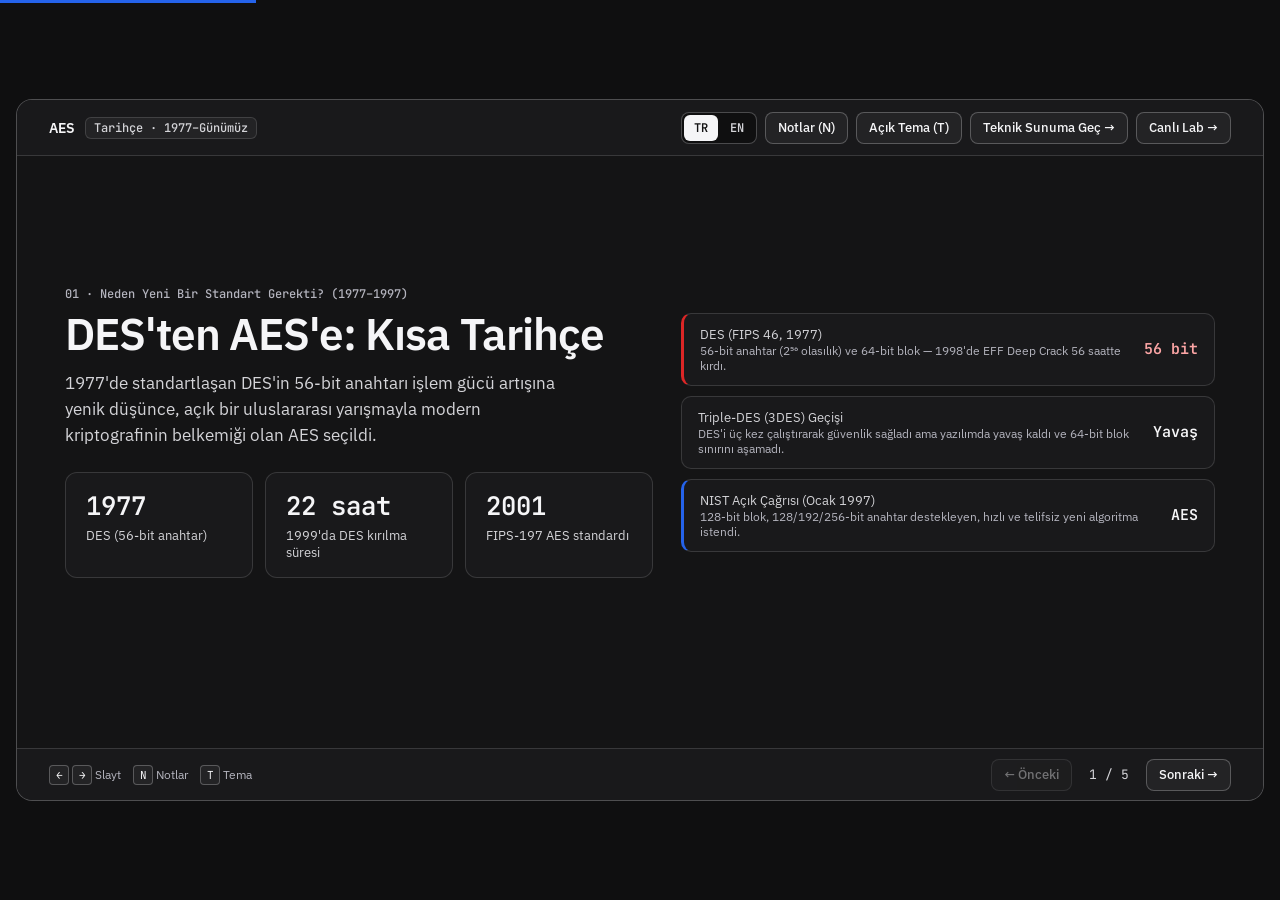
<file: tarihce.html>
<!DOCTYPE html>
<html lang="tr" data-theme="dark">
<head>
  <meta charset="UTF-8">
  <meta name="viewport" content="width=device-width, initial-scale=1.0">
  <title>AES Tarihçesi — DES'ten FIPS-197 Standardına Kısa Özet</title>
  <link rel="preconnect" href="https://fonts.googleapis.com">
  <link rel="preconnect" href="https://fonts.gstatic.com" crossorigin>
  <link href="https://fonts.googleapis.com/css2?family=IBM+Plex+Sans:wght@400;500;600&family=JetBrains+Mono:wght@400;500;600&display=swap" rel="stylesheet">
  <link rel="stylesheet" href="tokens.css">
  <link rel="stylesheet" href="deck.css">
</head>
<body>
  <div class="progress-bar" id="progressBar"></div>

  <div class="deck-viewport">
    <div class="slide-deck">
      <header class="deck-topbar">
        <div class="deck-brand">
          <span>AES</span>
          <span class="tag" data-i18n="ui.tag">Tarihçe · 1977–Günümüz</span>
        </div>
        <div class="topbar-actions">
          <div class="lang-switch" role="group" aria-label="Dil / Language">
            <button type="button" class="lang-btn active" data-lang="tr" aria-pressed="true">TR</button>
            <button type="button" class="lang-btn" data-lang="en" aria-pressed="false">EN</button>
          </div>
          <button type="button" class="btn-control" id="notesToggleBtn" aria-pressed="false" data-i18n="ui.notesBtn">Notlar (N)</button>
          <button type="button" class="btn-control" id="themeToggleBtn" data-i18n="ui.themeLight">Açık Tema (T)</button>
          <a href="sunum.html" class="btn-control" data-lab-link data-i18n="ui.techLink">Teknik Sunuma Geç →</a>
          <a href="index.html?present=1" class="btn-control" data-lab-link data-i18n="ui.labLink">Canlı Lab →</a>
        </div>
      </header>

      <main class="slides-stage">
        <section class="slide active"
          data-note-tr="1977 tarihli DES standardının 56-bit anahtarı 1990'ların sonunda donanım gücüyle kırılabilir hâle gelince NIST, daha uzun anahtarlı ve 128-bit bloklu yeni bir şifreleme standardı için açık çağrı başlattı."
          data-note-en="Because DES (1977) relied on a 56-bit key that became vulnerable to brute-force hardware in the late 1990s, NIST launched an open call for a 128-bit block cipher standard.">
          <div class="split">
            <div>
              <div class="slide-kicker" data-i18n="h1.kick">01 · Neden Yeni Bir Standart Gerekti? (1977–1997)</div>
              <h1 class="hero-title" data-i18n="h1.title">DES'ten AES'e: Kısa Tarihçe</h1>
              <p class="hero-sub" data-i18n="h1.sub">1977'de standartlaşan DES'in 56-bit anahtarı işlem gücü artışına yenik düşünce, açık bir uluslararası yarışmayla modern kriptografinin belkemiği olan AES seçildi.</p>
              <div class="metrics-row">
                <div class="metric-card">
                  <div class="metric-val">1977</div>
                  <div class="metric-lbl" data-i18n="h1.m1l">DES (56-bit anahtar)</div>
                </div>
                <div class="metric-card">
                  <div class="metric-val" data-i18n="h1.m2v">22 saat</div>
                  <div class="metric-lbl" data-i18n="h1.m2l">1999'da DES kırılma süresi</div>
                </div>
                <div class="metric-card">
                  <div class="metric-val">2001</div>
                  <div class="metric-lbl" data-i18n="h1.m3l">FIPS-197 AES standardı</div>
                </div>
              </div>
            </div>
            <div class="stat-stack">
              <div class="stat-row-card accent-red">
                <div><div class="lbl" data-i18n="h1.c1t">DES (FIPS 46, 1977)</div><div class="stat-sub" data-i18n="h1.c1d">56-bit anahtar (2⁵⁶ olasılık) ve 64-bit blok — 1998'de EFF Deep Crack 56 saatte kırdı.</div></div>
                <div class="val">56 bit</div>
              </div>
              <div class="stat-row-card">
                <div><div class="lbl" data-i18n="h1.c2t">Triple-DES (3DES) Geçişi</div><div class="stat-sub" data-i18n="h1.c2d">DES'i üç kez çalıştırarak güvenlik sağladı ama yazılımda yavaş kaldı ve 64-bit blok sınırını aşamadı.</div></div>
                <div class="val" data-i18n="h1.c2v">Yavaş</div>
              </div>
              <div class="stat-row-card accent-blue">
                <div><div class="lbl" data-i18n="h1.c3t">NIST Açık Çağrısı (Ocak 1997)</div><div class="stat-sub" data-i18n="h1.c3d">128-bit blok, 128/192/256-bit anahtar destekleyen, hızlı ve telifsiz yeni algoritma istendi.</div></div>
                <div class="val">AES</div>
              </div>
            </div>
          </div>
        </section>

        <section class="slide"
          data-note-tr="NIST yarışması kapalı bir seçim yerine küresel kriptografi topluluğunun tüm adayları açıkça test ettiği şeffaf bir eleme süreciyle yürütüldü; 15 adaydan 5 finalist kaldı."
          data-note-en="NIST ran a transparent 3-year public evaluation where cryptographers worldwide analyzed every submission, narrowing 15 candidates down to 5 finalists in 1999.">
          <div class="slide-kicker" data-i18n="h2.kick">02 · NIST Yarışması (1997–2000)</div>
          <h2 class="slide-heading" data-i18n="h2.title">15 Adaydan 5 Finaliste Şeffaf Eleme</h2>
          <div class="split">
            <ul class="bullet-list">
              <li data-i18n="h2.b1"><strong>1998 — Tur 1 (15 Aday):</strong> Akademi ve endüstriden gönderilen 15 algoritma açık saldırı analizine açıldı.</li>
              <li data-i18n="h2.b2"><strong>1999 — 5 Finalist:</strong> Güvenlik, hız ve donanım uyumluluğu testlerinden geçen beş tasarım finale kaldı.</li>
              <li data-i18n="h2.b3"><strong>Değerlendirme ölçütleri:</strong> Kriptanaliz direnci, 8-bit akıllı kartlardan 64-bit işlemcilere kadar performans ve sadelik.</li>
            </ul>
            <div class="card">
              <div class="card-title"><span data-i18n="h2.tblTitle">NIST AES Yarışması Finalistleri</span><span class="card-badge">1999–2000</span></div>
              <table class="data-table">
                <thead>
                  <tr>
                    <th data-i18n="h2.th1">Algoritma</th>
                    <th data-i18n="h2.th2">Tasarımcı(lar)</th>
                    <th data-i18n="h2.th3">Öne Çıkan Yön</th>
                  </tr>
                </thead>
                <tbody>
                  <tr class="row-hl"><td><strong>Rijndael</strong></td><td>J. Daemen &amp; V. Rijmen</td><td data-i18n="h2.r1">Hız, düşük bellek, temiz cebir</td></tr>
                  <tr><td>Serpent</td><td>R. Anderson, E. Biham, L. Knudsen</td><td data-i18n="h2.r2">En yüksek güvenlik marjı (32 tur)</td></tr>
                  <tr><td>Twofish</td><td>B. Schneier ve ekibi</td><td data-i18n="h2.r3">Esnek anahtar bağımlı S-Box</td></tr>
                  <tr><td>RC6</td><td>R. Rivest ve ekibi</td><td data-i18n="h2.r4">Veri bağımlı döndürme</td></tr>
                  <tr><td>MARS</td><td>IBM Ekibi</td><td data-i18n="h2.r5">Karmaşık hibrit yapı</td></tr>
                </tbody>
              </table>
            </div>
          </div>
        </section>

        <section class="slide"
          data-note-tr="Belçikalı kriptograflar Vincent Rijmen ve Joan Daemen'in soyadlarından türetilen Rijndael, Ekim 2000'de birinci seçildi ve 26 Kasım 2001'de FIPS-197 adıyla resmîleşti."
          data-note-en="Named after Belgian cryptographers Vincent Rijmen and Joan Daemen, Rijndael was selected in October 2000 and published as FIPS-197 on November 26, 2001.">
          <div class="slide-kicker" data-i18n="h3.kick">03 · Kazanan Tasarım: Rijndael (2000–2001)</div>
          <h2 class="slide-heading" data-i18n="h3.title">Neden Rijndael Seçildi ve FIPS-197 Oldu?</h2>
          <div class="pipeline-4">
            <div class="pipe-step is-winner">
              <div class="pipe-num" data-i18n="h3.p1n">Tasarım · Belçika</div>
              <div class="pipe-name">Joan Daemen &amp; Vincent Rijmen</div>
              <div class="pipe-desc" data-i18n="h3.p1d"><strong>Rij</strong>men + <strong>Dae</strong>men birleşiminden gelen <em>Rijndael</em>, önceki <em>Square</em> şifresinin geliştirilmiş halidir.</div>
            </div>
            <div class="pipe-step">
              <div class="pipe-num" data-i18n="h3.p2n">Ekim 2000</div>
              <div class="pipe-name" data-i18n="h3.p2t">NIST Seçimi</div>
              <div class="pipe-desc" data-i18n="h3.p2d">5 finalist arasında güvenlik, yazılım/donanım hızı ve düşük RAM tüketiminde en dengeli tasarım seçildi.</div>
            </div>
            <div class="pipe-step">
              <div class="pipe-num" data-i18n="h3.p3n">26 Kasım 2001</div>
              <div class="pipe-name">FIPS-197</div>
              <div class="pipe-desc" data-i18n="h3.p3d">Resmî ABD federal standardı yayımlandı; telifsiz ve küresel kullanıma açık hâle geldi.</div>
            </div>
            <div class="pipe-step">
              <div class="pipe-num" data-i18n="h3.p4n">Matematiksel Güç</div>
              <div class="pipe-name">GF(2⁸) &amp; SPN</div>
              <div class="pipe-desc" data-i18n="h3.p4d">Geniş İz (Wide Trail) stratejisiyle diferansiyel ve lineer kriptanalize karşı kanıtlanabilir direnç sunar.</div>
            </div>
          </div>
          <div class="card">
            <div class="pipeline-foot">
              <span data-i18n="h3.f1"><strong>Adı neden değişti?</strong> Yarışmayı kazanan <em>Rijndael</em>, standartlaşınca <strong>AES (Advanced Encryption Standard)</strong> adını aldı.</span>
              <span data-i18n="h3.f2"><strong>Kullanım maliyeti:</strong> Tamamen ücretsiz ve patentsizdir.</span>
            </div>
          </div>
        </section>

        <section class="slide"
          data-note-tr="Rijndael ailesi değişken blok boyutlarını (128/192/256 bit) desteklerken AES standardı blok boyutunu sabit 128 bit olarak belirler; AES-NI komutları ise tablo arama olmadan sabit zamanlı hız sağlar."
          data-note-en="While Rijndael supports 128/192/256-bit blocks, AES fixes the block size at 128 bits; modern CPUs execute AES rounds in hardware via AES-NI to prevent timing leaks.">
          <div class="slide-kicker" data-i18n="h4.kick">04 · İnce Ayrıntı ve Donanım Çağı</div>
          <h2 class="slide-heading" data-i18n="h4.title">Rijndael vs AES Farkı ve AES-NI Devrimi</h2>
          <div class="split-even">
            <div class="card">
              <div class="card-title"><span data-i18n="h4.c1t">Rijndael ve AES Arasındaki Fark</span><span class="card-badge is-accent">FIPS-197</span></div>
              <ul class="bullet-list">
                <li data-i18n="h4.c1b1"><strong>Rijndael:</strong> Hem blok boyutunu hem anahtar boyutunu <code>128</code>, <code>192</code> ve <code>256</code> bit olarak destekler.</li>
                <li data-i18n="h4.c1b2"><strong>AES standardı:</strong> Blok boyutunu her zaman <strong>128 bitte (4×4 matris)</strong> sabitler; yalnızca anahtar 128/192/256 bit olabilir.</li>
                <li data-i18n="h4.c1b3"><strong>Tur sayıları:</strong> Anahtar büyüdükçe tur sayısı artar (<code>10</code> / <code>12</code> / <code>14</code> tur).</li>
              </ul>
            </div>
            <div class="card">
              <div class="card-title"><span data-i18n="h4.c2t">AES-NI ve Yan Kanal Koruması (2008+)</span><span class="card-badge">CPU Hardware</span></div>
              <ul class="bullet-list">
                <li data-i18n="h4.c2b1"><strong>Donanım komutları:</strong> Intel ve AMD işlemcilerdeki <code>AES-NI</code> (<code>AESENC</code>, <code>AESDEC</code>) bir AES turunu tek CPU komutuna indirir.</li>
                <li data-i18n="h4.c2b2"><strong>Sabit zamanlı güvenlik:</strong> Tablo arama yerine silikon düzeyinde çalıştığı için önbellek zamanlama (cache-timing) saldırılarını önler.</li>
                <li data-i18n="h4.c2b3"><strong>ARMv8 &amp; mobil:</strong> Günümüz telefon ve sunucularının tamamında donanım hızlandırması standarttır.</li>
              </ul>
            </div>
          </div>
        </section>

        <section class="slide"
          data-note-tr="AES günümüzde HTTPS (TLS 1.3), Wi-Fi (WPA2/WPA3), tam disk şifreleme (BitLocker/LUKS) ve parola kasaları gibi temel güvenlik protokollerinin çoğunda varsayılan simetrik şifredir."
          data-note-en="Today AES serves as the default symmetric cipher across TLS 1.3 (HTTPS), Wi-Fi (WPA2/WPA3), full-disk encryption (BitLocker/LUKS), and password vaults.">
          <div class="slide-kicker" data-i18n="h5.kick">05 · Günümüzdeki Yeri ve Geçiş</div>
          <h2 class="slide-heading" data-i18n="h5.title">Bugün AES Nerelerde Kullanılıyor?</h2>
          <div class="demo-grid">
            <div class="card">
              <div class="demo-card-meta"><span data-i18n="h5.g1m">Ağ ve İnternet</span><span class="mono">TLS 1.3 · VPN</span></div>
              <h3 class="demo-card-title" data-i18n="h5.g1t">HTTPS ve Güvenli İletişim</h3>
              <p class="demo-card-desc" data-i18n="h5.g1d">Web trafiğinin (<code>AES-GCM</code>), SSH bağlantılarının ve kurumsal VPN tünellerinin büyük çoğunluğu AES ile şifrelenir.</p>
            </div>
            <div class="card">
              <div class="demo-card-meta"><span data-i18n="h5.g2m">Kablosuz Ağlar</span><span class="mono">WPA2 / WPA3</span></div>
              <h3 class="demo-card-title" data-i18n="h5.g2t">Wi-Fi Güvenliği</h3>
              <p class="demo-card-desc" data-i18n="h5.g2d">Modern kablosuz ağların tamamında paket bütünlüğü ve gizliliği <code>AES-CCMP</code> veya <code>AES-GCMP</code> ile sağlanır.</p>
            </div>
            <div class="card">
              <div class="demo-card-meta"><span data-i18n="h5.g3m">Depolama</span><span class="mono">BitLocker · LUKS</span></div>
              <h3 class="demo-card-title" data-i18n="h5.g3t">Tam Disk Şifreleme</h3>
              <p class="demo-card-desc" data-i18n="h5.g3d">Windows BitLocker, macOS FileVault ve Linux LUKS disk koruması <code>AES-XTS</code> modunu kullanır.</p>
            </div>
            <div class="card">
              <div class="demo-card-meta"><span data-i18n="h5.g4m">Uygulamalar</span><span class="mono" data-i18n="h5.g4r">25+ Yıllık Güven</span></div>
              <h3 class="demo-card-title" data-i18n="h5.g4t">Arşivler ve Parola Kasaları</h3>
              <p class="demo-card-desc" data-i18n="h5.g4d">7-Zip, parola yöneticileri ve finansal/devlet sistemleri 20 yılı aşkın süredir kırılmamış olan AES'e güvenir.</p>
            </div>
          </div>
          <div class="cta-row">
            <a href="sunum.html" class="demo-cta" data-lab-link data-i18n="h5.ctaTech">Teknik AES-128 Sunumuna Geç →</a>
            <a href="index.html?present=1" class="demo-cta is-secondary" data-lab-link data-i18n="h5.ctaLab">Canlı Laboratuvarı Aç →</a>
          </div>
        </section>
      </main>

      <div class="speaker-notes" id="speakerNotes">
        <strong data-i18n="ui.notePrefix">Özet Not:</strong> <span id="speakerNoteText"></span>
      </div>

      <footer class="deck-footer">
        <div class="footer-hint">
          <span><kbd>←</kbd> <kbd>→</kbd> <span data-i18n="ui.fSlide">Slayt</span></span>
          <span><kbd>N</kbd> <span data-i18n="ui.fNote">Notlar</span></span>
          <span><kbd>T</kbd> <span data-i18n="ui.fTheme">Tema</span></span>
        </div>
        <div class="nav-controls">
          <button type="button" class="btn-control" id="prevBtn" data-i18n="ui.prev">← Önceki</button>
          <span class="slide-counter"><span id="curNum">1</span> / <span id="totNum">5</span></span>
          <button type="button" class="btn-control" id="nextBtn" data-i18n="ui.next">Sonraki →</button>
        </div>
      </footer>
    </div>
  </div>

  <script src="ui-prefs.js"></script>
  <script src="deck.js"></script>
  <script>
    "use strict";

    const SLIDE_EN_MAP = {
      "ui.docTitle": "AES History — From DES to FIPS-197",
      "ui.tag": "History · 1977–Present",
      "ui.notesBtn": "Notes (N)",
      "ui.themeLight": "Light Theme (T)",
      "ui.themeDark": "Dark Theme (T)",
      "ui.techLink": "Technical Deck →",
      "ui.labLink": "Live Lab →",
      "ui.notePrefix": "Key Note:",
      "ui.fSlide": "Slide",
      "ui.fNote": "Notes",
      "ui.fTheme": "Theme",
      "ui.prev": "← Previous",
      "ui.next": "Next →",
      "h1.kick": "01 · Why Was a New Standard Needed? (1977–1997)",
      "h1.title": "From DES to AES: A Brief History",
      "h1.sub": "As hardware outgrew DES's 56-bit key from 1977, an open international competition selected AES as the backbone of modern symmetric encryption.",
      "h1.m1l": "DES (56-bit key)",
      "h1.m2v": "22 hrs",
      "h1.m2l": "DES broken in 1999",
      "h1.m3l": "FIPS-197 AES standard",
      "h1.c1t": "DES (FIPS 46, 1977)",
      "h1.c1d": "56-bit key (2⁵⁶ possibilities) and 64-bit block — broken by EFF Deep Crack in 56 hours in 1998.",
      "h1.c2t": "Triple-DES (3DES) Stopgap",
      "h1.c2d": "Applied DES three times for safety, but stayed slow in software and kept the 64-bit block limit.",
      "h1.c2v": "Slow",
      "h1.c3t": "NIST Open Call (Jan 1997)",
      "h1.c3d": "Requested a fast, royalty-free cipher with a 128-bit block and 128/192/256-bit keys.",
      "h2.kick": "02 · The NIST Competition (1997–2000)",
      "h2.title": "Open Evaluation From 15 Candidates to 5 Finalists",
      "h2.b1": "<strong>1998 — Round 1 (15 Candidates):</strong> 15 submissions from academia and industry were opened to public cryptanalysis.",
      "h2.b2": "<strong>1999 — 5 Finalists:</strong> Five designs survived security, speed, and hardware-efficiency benchmarks.",
      "h2.b3": "<strong>Selection criteria:</strong> Resistance to cryptanalysis, performance from 8-bit smartcards to 64-bit CPUs, and clean design.",
      "h2.tblTitle": "NIST AES Competition Finalists",
      "h2.th1": "Algorithm",
      "h2.th2": "Designer(s)",
      "h2.th3": "Key Strength",
      "h2.r1": "Speed, tiny RAM footprint, clean algebra",
      "h2.r2": "Highest safety margin (32 rounds)",
      "h2.r3": "Flexible key-dependent S-Boxes",
      "h2.r4": "Data-dependent rotations",
      "h2.r5": "Complex hybrid structure",
      "h3.kick": "03 · The Winner: Rijndael (2000–2001)",
      "h3.title": "Why Rijndael Won and Became FIPS-197",
      "h3.p1n": "Design · Belgium",
      "h3.p1d": "Named after <strong>Rij</strong>men + <strong>Dae</strong>men, evolving from their earlier <em>Square</em> block cipher.",
      "h3.p2n": "Oct 2000",
      "h3.p2t": "NIST Selection",
      "h3.p2d": "Chosen among the 5 finalists for the strongest balance of security, speed, and low RAM usage.",
      "h3.p3n": "Nov 26, 2001",
      "h3.p3d": "Published as the official US federal standard, royalty-free for worldwide adoption.",
      "h3.p4n": "Algebraic Strength",
      "h3.p4d": "Its Wide Trail design yields provable bounds against differential and linear cryptanalysis.",
      "h3.f1": "<strong>Why the rename?</strong> Once standardized, <em>Rijndael</em> became <strong>AES (Advanced Encryption Standard)</strong>.",
      "h3.f2": "<strong>Licensing:</strong> Completely free and unpatented worldwide.",
      "h4.kick": "04 · Key Nuance & Hardware Era",
      "h4.title": "Rijndael vs AES and the AES-NI Era",
      "h4.c1t": "Rijndael vs Standard AES",
      "h4.c1b1": "<strong>Rijndael:</strong> Supports <code>128</code>, <code>192</code>, and <code>256</code>-bit lengths for both block size and key size.",
      "h4.c1b2": "<strong>AES Standard:</strong> Fixes the block size at <strong>128 bits (4×4 matrix)</strong>; only key sizes vary (128/192/256).",
      "h4.c1b3": "<strong>Round count:</strong> Longer keys add rounds (<code>10</code> / <code>12</code> / <code>14</code> rounds).",
      "h4.c2t": "AES-NI & Side-Channel Defense (2008+)",
      "h4.c2b1": "<strong>Hardware instructions:</strong> Intel and AMD <code>AES-NI</code> (<code>AESENC</code>, <code>AESDEC</code>) execute an AES round in a single CPU instruction.",
      "h4.c2b2": "<strong>Constant-time security:</strong> Eliminates lookup-table memory accesses, blocking cache-timing attacks.",
      "h4.c2b3": "<strong>ARMv8 & mobile:</strong> Dedicated AES silicon is standard across modern phones and servers.",
      "h5.kick": "05 · Modern Adoption & Next Step",
      "h5.title": "Where Is AES Used Today?",
      "h5.g1m": "Web & Networking",
      "h5.g1t": "HTTPS & Secure Tunnels",
      "h5.g1d": "Powers the vast majority of <code>TLS 1.3</code> web traffic (<code>AES-GCM</code>), SSH sessions, and VPN tunnels.",
      "h5.g2m": "Wireless",
      "h5.g2t": "Wi-Fi Security",
      "h5.g2d": "Protects modern wireless frames via <code>AES-CCMP</code> and <code>AES-GCMP</code>.",
      "h5.g3m": "Storage",
      "h5.g3t": "Full-Disk Encryption",
      "h5.g3d": "Windows BitLocker, macOS FileVault, and Linux LUKS rely on <code>AES-XTS</code>.",
      "h5.g4m": "Applications",
      "h5.g4r": "25+ Years Trusted",
      "h5.g4t": "Archives & Password Vaults",
      "h5.g4d": "7-Zip, password managers, and government/financial systems trust AES after 25+ years of scrutiny.",
      "h5.ctaTech": "Continue to Technical AES-128 Deck →",
      "h5.ctaLab": "Open Live Workbench →"
    };

    window.DeckController.initDeck({
      enMap: SLIDE_EN_MAP,
      trExtra: {
        "ui.docTitle": "AES Tarihçesi — DES'ten FIPS-197 Standardına Kısa Özet",
        "ui.themeLight": "Açık Tema (T)",
        "ui.themeDark": "Koyu Tema (T)"
      }
    });
  </script>
</body>
</html>
</file>
<file: tokens.css>
*, *::before, *::after {
  box-sizing: border-box;
  margin: 0;
  padding: 0;
}

:root,
[data-theme="dark"] {
  --bg: #141415;
  --surface-deep: #0f0f10;
  --panel: #19191b;
  --surface-alt: #232325;
  --input-bg: #141415;
  --hover-bg: #2a2a2d;
  --border: rgba(244, 244, 245, 0.14);
  --border-strong: rgba(244, 244, 245, 0.26);
  --text: #f5f5f7;
  --text-secondary: #d4d4d8;
  --muted: #b4b4be;
  --accent: #2563eb;
  --accent-soft: rgba(59, 130, 246, 0.16);
  --accent-border: rgba(59, 130, 246, 0.45);
  --accent-text: #93c5fd;
  --ink-on-accent: #ffffff;
  --btn-active-bg: #f5f5f7;
  --btn-active-text: #141415;
  --diff: #fca5a5;
  --diff-bg: rgba(239, 68, 68, 0.16);
  --diff-border: rgba(248, 113, 113, 0.50);
  --diff-solid: #dc2626;
  --src: #fcd34d;
  --src-bg: rgba(245, 158, 11, 0.16);
  --src-border: rgba(251, 191, 36, 0.58);
  --key-hl: #6ee7b7;
  --key-hl-bg: rgba(16, 185, 129, 0.16);
  --key-hl-border: rgba(52, 211, 153, 0.55);
  --pin: #d8b4fe;
  --pin-bg: rgba(168, 85, 247, 0.18);
  --pin-border: #a855f7;
  --shadow-subtle: inset 0 1px 0 rgba(255, 255, 255, 0.06);
  --ease: cubic-bezier(0.22, 1, 0.36, 1);
  --mono: "JetBrains Mono", "Cascadia Mono", "Consolas", monospace;
  --sans: "IBM Plex Sans", "Segoe UI Variable", "Segoe UI", system-ui, -apple-system, sans-serif;
}

/* High-contrast palette calibrated for bright classroom projectors and smartboards. */
[data-theme="light"] {
  --bg: #f8fafc;
  --surface-deep: #e9edf3;
  --panel: #ffffff;
  --surface-alt: #f1f4f9;
  --input-bg: #ffffff;
  --hover-bg: #e4e8f0;
  --border: rgba(15, 23, 42, 0.15);
  --border-strong: rgba(15, 23, 42, 0.30);
  --text: #0f172a;
  --text-secondary: #27272a;
  --muted: #3f4450;
  --accent-soft: rgba(37, 99, 235, 0.11);
  --accent-border: rgba(37, 99, 235, 0.42);
  --accent-text: #1e40af;
  --btn-active-bg: #0f172a;
  --btn-active-text: #ffffff;
  --diff: #b91c1c;
  --diff-bg: rgba(220, 38, 38, 0.10);
  --diff-border: rgba(220, 38, 38, 0.48);
  --src: #78350f;
  --src-bg: rgba(217, 119, 6, 0.14);
  --src-border: rgba(217, 119, 6, 0.62);
  --key-hl: #065f46;
  --key-hl-bg: rgba(5, 150, 105, 0.13);
  --key-hl-border: rgba(5, 150, 105, 0.56);
  --pin: #6b21a8;
  --pin-bg: rgba(147, 51, 234, 0.12);
  --pin-border: #9333ea;
  --shadow-subtle: 0 1px 2px rgba(15, 23, 42, 0.06);
}

html, body {
  background: var(--bg);
  color: var(--text);
  font-family: var(--sans);
  overflow-x: clip;
  -webkit-font-smoothing: antialiased;
}

[hidden] {
  display: none !important;
}

:focus-visible {
  outline: 2px solid var(--accent);
  outline-offset: 2px;
}

code {
  font-family: var(--mono);
  font-size: 0.9em;
  background: var(--surface-alt);
  border: 1px solid var(--border);
  border-radius: 4px;
  padding: 1px 5px;
  color: var(--text);
}

kbd {
  display: inline-flex;
  align-items: center;
  justify-content: center;
  min-width: 20px;
  height: 20px;
  padding: 0 5px;
  border-radius: 4px;
  border: 1px solid var(--border-strong);
  background: var(--surface-alt);
  color: var(--text);
  font-family: var(--mono);
  font-size: 11px;
}

.mono {
  font-family: var(--mono);
  font-variant-numeric: tabular-nums;
}

.tag {
  font-family: var(--mono);
  font-size: 12px;
  font-weight: 500;
  background: var(--surface-alt);
  color: var(--text-secondary);
  padding: 2px 8px;
  border-radius: 6px;
  border: 1px solid var(--border);
}

.lang-switch {
  display: inline-flex;
  align-items: center;
  height: 32px;
  padding: 2px;
  border-radius: 8px;
  border: 1px solid var(--border-strong);
  background: var(--surface-deep);
  gap: 2px;
}

.lang-btn {
  height: 26px;
  min-width: 34px;
  padding: 0 8px;
  border: none;
  border-radius: 6px;
  background: transparent;
  color: var(--text-secondary);
  font-family: var(--mono);
  font-size: 12px;
  font-weight: 600;
  cursor: pointer;
}

.lang-btn:hover {
  background: var(--hover-bg);
  color: var(--text);
}

.lang-btn.active {
  background: var(--btn-active-bg);
  color: var(--btn-active-text);
}

.card {
  min-width: 0;
  background: var(--panel);
  border: 1px solid var(--border);
  border-radius: 12px;
  padding: 16px 20px;
  box-shadow: var(--shadow-subtle);
}

.data-table {
  width: 100%;
  border-collapse: collapse;
  font-family: var(--mono);
  font-size: var(--table-size, 13px);
  font-variant-numeric: tabular-nums;
}

.data-table th,
.data-table td {
  border-bottom: 1px solid var(--border);
  padding: 8px 12px;
  text-align: left;
  vertical-align: middle;
}

.data-table thead th {
  font-family: var(--sans);
  font-size: 12.5px;
  font-weight: 600;
  background: var(--surface-alt);
  color: var(--text);
  border-top: 1px solid var(--border);
}

.data-table tbody tr:last-child td,
.data-table tbody tr:last-child th {
  border-bottom: none;
}

.data-table tbody th {
  font-family: var(--sans);
  font-size: 13px;
  font-weight: 500;
  color: var(--text-secondary);
}

@media (pointer: coarse) {
  .lang-switch {
    min-height: 44px;
  }

  .lang-btn {
    height: 38px;
    min-width: 40px;
  }
}

@media (prefers-reduced-motion: reduce) {
  *, *::before, *::after {
    transition-duration: 0.01ms !important;
    animation-duration: 0.01ms !important;
  }
}
</file>
<file: style.css>
:root {
  --body-size: 14px;
  --title-size: 18px;
  --banner-size: 12.5px;
  --guide-size: 13.5px;
  --explain-size: 13.5px;
  --table-size: 13px;
  --step-desc-size: 12.5px;
  --step-desc-min-h: 54px;
  --cell-h: 80px;
  --cell-pad-y: 4px;
  --cell-box-h: 68px;
  --cell-meta-row: 14px;
  --cell-val-row: 22px;
  --cell-rows: var(--cell-meta-row) var(--cell-val-row) var(--cell-sub-h);
  --cell-gap: 2px;
  --cell-val-size: 18px;
  --cell-val-weight: 600;
  --cell-sub-h: 28px;
  --cell-meta-size: 11px;
  --role-size: 9px;
  --key-hex-size: 12px;
  --sbox-size: 12.5px;
  --wbtn-size: 12.5px;
}

[data-present="true"] {
  --body-size: 15.5px;
  --title-size: 20px;
  --banner-size: 14px;
  --guide-size: 14.5px;
  --explain-size: 14.5px;
  --table-size: 14.5px;
  --step-desc-size: 13.5px;
  --step-desc-min-h: 60px;
  --cell-h: 92px;
  --cell-pad-y: 5px;
  --cell-box-h: 80px;
  --cell-meta-row: 16px;
  --cell-val-row: 26px;
  --cell-gap: 3px;
  --cell-val-size: 21px;
  --cell-val-weight: 700;
  --cell-sub-h: 32px;
  --cell-meta-size: 11.5px;
  --role-size: 9.5px;
  --key-hex-size: 13px;
  --sbox-size: 13.5px;
  --wbtn-size: 13px;
}

body {
  font-size: var(--body-size);
  line-height: 1.55;
}

.skip-link {
  position: absolute;
  left: -9999px;
  top: 8px;
  z-index: 200;
  padding: 8px 16px;
  border-radius: 8px;
  background: var(--btn-active-bg);
  color: var(--btn-active-text);
  font-size: 13px;
  font-weight: 500;
  text-decoration: none;
}

.skip-link:focus-visible {
  left: 16px;
}

.icon {
  width: 16px;
  height: 16px;
  flex-shrink: 0;
  color: var(--muted);
}

button,
.header-link {
  display: inline-flex;
  align-items: center;
  justify-content: center;
  gap: 8px;
  height: 32px;
  padding: 0 12px;
  border-radius: 8px;
  border: 1px solid var(--border-strong);
  background: var(--panel);
  color: var(--text);
  font-family: var(--sans);
  font-size: 13px;
  font-weight: 500;
  text-decoration: none;
  cursor: pointer;
  transition: background-color 150ms var(--ease), border-color 150ms var(--ease), color 150ms var(--ease), transform 120ms var(--ease);
}

button:hover,
.header-link:hover {
  background: var(--hover-bg);
}

button:active {
  transform: scale(0.985);
}

button.active {
  background: var(--btn-active-bg);
  color: var(--btn-active-text);
  border-color: var(--btn-active-bg);
  box-shadow: var(--shadow-subtle);
}

.compact-btn {
  height: 28px;
  padding: 0 12px;
  font-size: 12px;
  border-radius: 6px;
}

.header {
  background: var(--panel);
  border-bottom: 1px solid var(--border);
  padding: 16px 24px;
}

.header-top {
  display: flex;
  justify-content: space-between;
  align-items: center;
  flex-wrap: wrap;
  gap: 12px;
  margin-bottom: 16px;
}

.header-title {
  display: flex;
  align-items: center;
  gap: 12px;
}

.app-heading {
  font-size: var(--title-size);
  font-weight: 600;
  letter-spacing: -0.01em;
}

.header-actions {
  display: flex;
  align-items: center;
  flex-wrap: wrap;
  gap: 8px;
}

.header-btn,
.header-link {
  background: var(--surface-alt);
}

.header-btn[aria-pressed="true"] {
  --btn-pressed-bg: var(--btn-active-bg);
  --btn-pressed-fg: var(--btn-active-text);
  --btn-pressed-border: var(--btn-active-bg);
  background: var(--btn-pressed-bg);
  color: var(--btn-pressed-fg);
  border-color: var(--btn-pressed-border);
}

.header-btn[aria-pressed="true"] .icon {
  color: var(--btn-pressed-fg);
}

.marker-toggle[aria-pressed="true"] {
  --btn-pressed-bg: var(--pin-bg);
  --btn-pressed-fg: var(--pin);
  --btn-pressed-border: var(--pin-border);
}

.clear-pins-btn {
  color: var(--pin);
  border-color: var(--pin-border);
  background: var(--pin-bg);
}

.control-grid {
  display: grid;
  grid-template-columns: repeat(auto-fit, minmax(min(100%, 220px), 1fr));
  gap: 12px;
}

.field {
  display: flex;
  flex-direction: column;
  gap: 4px;
  min-width: 0;
}

.field-label {
  font-size: 12.5px;
  font-weight: 600;
  color: var(--text-secondary);
}

.field-control {
  width: 100%;
  height: 36px;
  font-family: var(--mono);
  font-size: 13px;
  font-variant-numeric: tabular-nums;
  padding: 0 12px;
  border-radius: 8px;
  border: 1px solid var(--border-strong);
  background: var(--input-bg);
  color: var(--text);
  transition: border-color 150ms var(--ease), background-color 150ms var(--ease);
}

.field-control:hover {
  border-color: var(--muted);
}

.field-hint {
  min-height: 18px;
  font-size: 12px;
  line-height: 18px;
  color: var(--text-secondary);
  font-variant-numeric: tabular-nums;
  white-space: nowrap;
  overflow: hidden;
  text-overflow: ellipsis;
}

.field-hint.warn {
  color: var(--diff);
  font-weight: 500;
}

.diff-banner {
  background: var(--surface-deep);
  color: var(--text);
  border-bottom: 1px solid var(--border);
  padding: 12px 24px;
  font-family: var(--mono);
  font-size: var(--banner-size);
  font-variant-numeric: tabular-nums;
  display: grid;
  grid-template-columns: minmax(0, 1fr) minmax(0, 1fr) auto;
  gap: 12px;
  align-items: stretch;
}

.banner-box {
  min-width: 0;
  background: var(--panel);
  border: 1px solid var(--border);
  border-radius: 8px;
  padding: 8px 12px;
  display: flex;
  flex-direction: column;
  gap: 4px;
}

.banner-label {
  font-family: var(--sans);
  color: var(--text-secondary);
  font-size: 12.5px;
  font-weight: 600;
}

.banner-line {
  display: grid;
  grid-template-columns: 48px minmax(0, 1fr);
  gap: 8px;
  align-items: baseline;
}

.banner-line > :last-child {
  min-width: 0;
  overflow-wrap: break-word;
  line-height: 1.55;
}

.banner-key {
  color: var(--text-secondary);
  font-size: 12px;
  font-weight: 500;
}

.hl-diff {
  display: inline-block;
  background: var(--diff-solid);
  color: var(--ink-on-accent);
  border-radius: 4px;
  padding: 0 2px;
  font-weight: 500;
}

.aval-stat {
  background: var(--panel);
  border: 1px solid var(--border);
  border-left: 3px solid var(--diff-solid);
  border-radius: 8px;
  padding: 8px 12px;
  display: flex;
  flex-direction: column;
  justify-content: center;
  gap: 4px;
  min-width: 210px;
}

.aval-row {
  display: flex;
  justify-content: space-between;
  gap: 16px;
  font-size: 12px;
  white-space: nowrap;
}

.aval-row-label {
  font-family: var(--sans);
  color: var(--text-secondary);
}

.aval-row-val {
  color: var(--text);
  font-weight: 600;
}

.aval-row.aval-out .aval-row-val {
  color: var(--diff);
}

.nav-bar {
  background: var(--panel);
  border-bottom: 1px solid var(--border);
  padding: 12px 24px;
  display: flex;
  flex-direction: column;
  gap: 12px;
}

.nav-top-row {
  display: flex;
  justify-content: space-between;
  align-items: center;
  flex-wrap: wrap;
  gap: 12px;
}

.tabs,
.round-buttons {
  display: flex;
  flex-wrap: wrap;
  gap: 8px;
}

.nav-tools,
.marker-group {
  display: flex;
  align-items: center;
  flex-wrap: wrap;
  gap: 8px;
}

.nav-tools {
  gap: 12px;
}

.flow-legend {
  display: flex;
  align-items: center;
  flex-wrap: wrap;
  gap: 12px;
  font-size: 12.5px;
  font-weight: 500;
  color: var(--text-secondary);
}

.legend-chip {
  display: inline-flex;
  align-items: center;
  gap: 6px;
}

.legend-dot,
.diff-dot {
  width: 8px;
  height: 8px;
  border-radius: 4px;
  flex-shrink: 0;
}

.dot-target { background: var(--accent); }
.dot-src { background: var(--src); }
.dot-key { background: var(--key-hl); }
.dot-diff, .diff-dot { background: var(--diff-solid); }
.dot-pin { background: var(--pin-border); }

.present-bar {
  display: none;
  align-items: center;
  flex-wrap: wrap;
  gap: 12px;
}

[data-present="true"] .present-bar {
  display: flex;
}

.keycap-hint {
  display: inline-flex;
  align-items: center;
  gap: 4px;
  font-size: 12px;
  color: var(--text-secondary);
}

.round-controls {
  display: none;
  justify-content: space-between;
  align-items: center;
  flex-wrap: wrap;
  gap: 12px;
  padding-top: 12px;
  border-top: 1px solid var(--border);
}

.round-controls.visible {
  display: flex;
}

.diff-toggle {
  display: inline-flex;
  align-items: center;
  gap: 8px;
  height: 32px;
  font-size: 13px;
  cursor: pointer;
  background: var(--surface-alt);
  color: var(--text-secondary);
  padding: 0 12px;
  border-radius: 8px;
  border: 1px solid var(--border);
  transition: background-color 150ms var(--ease), border-color 150ms var(--ease);
}

.diff-toggle:hover {
  background: var(--hover-bg);
}

.diff-toggle input {
  accent-color: var(--diff-solid);
  cursor: pointer;
}

.diff-toggle strong {
  color: var(--text);
  font-weight: 500;
}

.container {
  padding: 20px 20px 32px;
  max-width: 1600px;
  margin: 0 auto;
}

.tab-panel {
  display: none;
}

.tab-panel.active {
  display: block;
}

.guide-strip {
  display: flex;
  flex-direction: column;
  gap: 8px;
  margin-bottom: 16px;
}

.guide-box {
  background: var(--panel);
  color: var(--text);
  border: 1px solid var(--border-strong);
  border-left: 3px solid var(--accent);
  border-radius: 8px;
  padding: 12px 16px;
  font-size: var(--guide-size);
  line-height: 1.55;
}

.presenter-note {
  background: var(--surface-deep);
  border: 1px solid var(--border-strong);
  border-radius: 8px;
  padding: 8px 12px;
  font-size: 13.5px;
}

.presenter-note-inline {
  margin-top: 12px;
}

.presenter-note summary {
  display: flex;
  align-items: center;
  justify-content: space-between;
  gap: 8px;
  cursor: pointer;
  list-style: none;
  font-weight: 600;
  color: var(--text);
  padding: 2px 0;
  user-select: none;
}

.presenter-note summary::-webkit-details-marker {
  display: none;
}

.presenter-note summary::before {
  content: "▸";
  display: inline-block;
  margin-right: 6px;
  color: var(--muted);
  transition: transform 150ms var(--ease);
}

.presenter-note[open] summary::before {
  transform: rotate(90deg);
}

.note-meta {
  margin-left: auto;
  font-size: 12px;
  font-weight: 400;
  color: var(--muted);
}

.note-body {
  padding-top: 8px;
  margin-top: 8px;
  border-top: 1px solid var(--border);
  color: var(--text-secondary);
}

.note-body ul {
  padding-left: 16px;
  display: flex;
  flex-direction: column;
  gap: 4px;
}

.note-body strong {
  color: var(--text);
  font-weight: 500;
}

.two-col,
.bottom-split {
  display: grid;
  grid-template-columns: minmax(0, 1.3fr) minmax(0, 1fr);
  gap: 16px;
  align-items: start;
}

.bottom-split-wide {
  grid-template-columns: minmax(0, 1.9fr) minmax(0, 1fr);
}

.data-table-compact th,
.data-table-compact td {
  padding: 6px;
}

.prep-right-stack {
  min-width: 0;
  display: flex;
  flex-direction: column;
  gap: 16px;
}

.card-head {
  display: flex;
  justify-content: space-between;
  align-items: center;
  flex-wrap: wrap;
  gap: 8px;
  border-bottom: 1px solid var(--border);
  padding-bottom: 12px;
  margin-bottom: 12px;
}

.card-title-text {
  font-size: 15px;
  font-weight: 600;
  color: var(--text);
}

.muted-note {
  font-size: 12.5px;
  color: var(--text-secondary);
}

.card-subtitle {
  margin-bottom: 12px;
}

.coord-badge {
  font-family: var(--mono);
  font-size: 12px;
  font-weight: 600;
  background: var(--accent-soft);
  color: var(--accent-text);
  padding: 4px 8px;
  border-radius: 6px;
  border: 1px solid var(--accent-border);
}

.matrices-grid {
  display: grid;
  grid-template-columns: repeat(auto-fit, minmax(min(100%, 220px), 1fr));
  gap: 8px;
  margin-bottom: 16px;
}

.matrix-card {
  min-width: 0;
  display: flex;
  flex-direction: column;
  background: var(--panel);
  border: 1px solid var(--border-strong);
  border-radius: 12px;
  padding: 12px;
  box-shadow: var(--shadow-subtle);
  transition: border-color 150ms var(--ease);
}

.matrix-card.card-active {
  border-color: var(--accent-border);
  box-shadow: inset 0 2px 0 var(--accent), var(--shadow-subtle);
}

.matrix-card.card-source {
  border-color: var(--src-border);
  box-shadow: inset 0 2px 0 var(--src), var(--shadow-subtle);
}

.matrix-title {
  font-size: 14.5px;
  font-weight: 600;
  color: var(--text);
  margin-bottom: 4px;
}

.step-desc {
  font-size: var(--step-desc-size);
  line-height: 1.45;
  color: var(--text-secondary);
  margin-bottom: 12px;
  min-height: var(--step-desc-min-h);
}

.state-table {
  width: 100%;
  table-layout: fixed;
  border-collapse: separate;
  border-spacing: 4px;
  font-family: var(--mono);
  font-variant-numeric: tabular-nums;
  margin-top: auto;
}

.state-table td {
  background: var(--surface-alt);
  border: 1px solid var(--border-strong);
  border-radius: 8px;
  text-align: center;
  padding: var(--cell-pad-y) 2px;
  height: var(--cell-h);
  vertical-align: middle;
  font-weight: 600;
  cursor: pointer;
  transition: background-color 150ms var(--ease), border-color 150ms var(--ease), color 150ms var(--ease), transform 120ms var(--ease);
}

.cell-box {
  display: grid;
  grid-template-rows: var(--cell-rows);
  align-items: center;
  justify-items: center;
  gap: var(--cell-gap);
  width: 100%;
  height: var(--cell-box-h);
}

.state-table-prep .cell-box {
  grid-template-rows: minmax(var(--cell-meta-row), auto) var(--cell-val-row) var(--cell-sub-h);
  height: auto;
  min-height: var(--cell-box-h);
}

.cell-val {
  font-size: var(--cell-val-size);
  font-weight: var(--cell-val-weight);
  line-height: 1.15;
  letter-spacing: 0.01em;
}

.cell-sub {
  display: flex;
  flex-direction: column;
  align-items: center;
  justify-content: center;
  gap: 1px;
  width: 100%;
  min-height: var(--cell-sub-h);
}

.state-table td:hover {
  background: var(--hover-bg);
}

.state-table td.selected {
  background: var(--accent);
  border-color: var(--accent);
  color: var(--ink-on-accent);
}

.state-table td.diff-cell {
  border-color: var(--diff-border);
  background: var(--diff-bg);
  color: var(--diff);
}

.state-table td.selected.diff-cell {
  background: var(--diff-solid);
  border-color: var(--diff-solid);
  color: var(--ink-on-accent);
}

.state-table td.row-band {
  background: var(--hover-bg);
}

.state-table td.src-cell {
  background: var(--src-bg);
  border-color: var(--src-border);
  color: var(--src);
}

.state-table td.key-cell {
  background: var(--key-hl-bg);
  border-color: var(--key-hl-border);
  color: var(--key-hl);
}

.state-table td.src-cell .cell-meta,
.state-table td.key-cell .cell-meta {
  color: inherit;
  font-weight: 600;
}

.state-table td.pinned,
.sbox-table td.pinned,
.w-btn.pinned {
  outline: 2px solid var(--pin-border);
  outline-offset: -2px;
  box-shadow: inset 0 0 0 1px var(--pin-bg);
}

.diff-row {
  background: var(--diff-bg);
  color: var(--diff);
  font-weight: 600;
}

.prep-row {
  cursor: pointer;
  transition: background-color 150ms var(--ease);
}

.prep-row:hover {
  background: var(--hover-bg);
}

.prep-row.prep-selected {
  background: var(--accent-soft);
}

.prep-row.prep-selected.diff-row {
  background: var(--accent-soft);
  color: var(--diff);
}

.prep-row.prep-selected td:first-child {
  box-shadow: inset 3px 0 0 var(--accent);
  color: var(--accent-text);
  font-weight: 600;
}

.prep-row.pinned {
  background: var(--pin-bg);
}

.prep-row.pinned td:first-child {
  box-shadow: inset 3px 0 0 var(--pin-border);
}

[data-marker-mode="true"] .state-table td,
[data-marker-mode="true"] .sbox-table td,
[data-marker-mode="true"] .w-btn,
[data-marker-mode="true"] .prep-row {
  cursor: crosshair;
}

.role-tag {
  display: inline-block;
  font-family: var(--sans);
  font-size: var(--role-size);
  font-weight: 700;
  line-height: 1.1;
  letter-spacing: 0.01em;
  padding: 1px 4px;
  border-radius: 4px;
  white-space: nowrap;
  max-width: 100%;
  overflow: hidden;
  text-overflow: ellipsis;
}

.role-tag-src {
  background: var(--src-bg);
  color: var(--src);
  border: 1px solid var(--src-border);
}

.role-tag-key {
  background: var(--key-hl-bg);
  color: var(--key-hl);
  border: 1px solid var(--key-hl-border);
}

.role-tag-pin {
  background: var(--pin-bg);
  color: var(--pin);
  border: 1px solid var(--pin-border);
}

.state-table td.selected .role-tag {
  background: rgba(255, 255, 255, 0.2);
  border-color: rgba(255, 255, 255, 0.72);
  color: var(--ink-on-accent);
}

.cell-meta {
  display: block;
  font-size: var(--cell-meta-size);
  font-weight: 500;
  line-height: 1.2;
  color: var(--text-secondary);
  white-space: nowrap;
  max-width: 100%;
  overflow: hidden;
  text-overflow: ellipsis;
}

.state-table-prep .cell-meta {
  white-space: normal;
}

.state-table td.selected .cell-meta,
.state-table td.selected .diff-sub {
  color: var(--ink-on-accent);
}

.diff-sub {
  display: block;
  font-size: var(--cell-meta-size);
  font-weight: 600;
  line-height: 1.1;
  color: var(--diff);
  white-space: nowrap;
}

.table-scroll {
  overflow-x: auto;
}

.nowrap {
  white-space: nowrap;
}

.key-cell-mono {
  word-break: break-word;
}

.key-hex-line {
  display: flex;
  flex-direction: column;
  gap: 2px;
  font-size: var(--key-hex-size);
  font-weight: 500;
  line-height: 1.4;
  color: var(--text);
}

.formula-box {
  background: var(--surface-deep);
  border: 1px solid var(--border-strong);
  border-radius: 8px;
  padding: 12px;
  margin-bottom: 12px;
  font-family: var(--mono);
  font-size: var(--explain-size);
  color: var(--text);
  font-variant-numeric: tabular-nums;
  line-height: 1.6;
}

.explain-box {
  background: var(--surface-alt);
  border: 1px solid var(--border-strong);
  border-left: 3px solid var(--accent);
  border-radius: 8px;
  padding: 10px 12px;
  margin-bottom: 12px;
  font-size: var(--explain-size);
  color: var(--text);
  line-height: 1.55;
}

.shift-strip {
  display: flex;
  flex-wrap: wrap;
  align-items: center;
  gap: 8px;
  margin-bottom: 12px;
}

.shift-chip {
  display: inline-flex;
  flex-direction: column;
  align-items: center;
  min-width: 58px;
  padding: 6px 8px;
  border-radius: 8px;
  border: 1px solid var(--border);
  background: var(--surface-alt);
  font-family: var(--mono);
  font-size: 13px;
  font-weight: 500;
}

.shift-chip-idx {
  font-size: 11px;
  font-weight: 500;
  color: var(--text-secondary);
}

.shift-chip.is-origin {
  background: var(--src-bg);
  border-color: var(--src-border);
  color: var(--src);
}

.shift-chip.is-dest {
  background: var(--accent-soft);
  border-color: var(--accent-border);
  color: var(--accent-text);
}

.rk-mini-strip {
  display: flex;
  align-items: center;
  justify-content: space-between;
  flex-wrap: wrap;
  gap: 8px;
  padding: 10px 12px;
  margin-bottom: 12px;
  border-radius: 8px;
  border: 1px solid var(--key-hl-border);
  background: var(--key-hl-bg);
}

.rk-bytes {
  display: inline-flex;
  align-items: center;
  flex-wrap: wrap;
  gap: 6px;
  font-family: var(--mono);
  font-size: 13px;
}

.rk-strip-label {
  font-family: var(--sans);
  font-size: 12px;
  color: var(--key-hl);
  font-weight: 600;
}

.rk-byte {
  padding: 2px 6px;
  border-radius: 4px;
  background: var(--panel);
  border: 1px solid var(--border);
  color: var(--text-secondary);
}

.rk-byte.is-active-key {
  background: var(--key-hl-bg);
  border-color: var(--key-hl-border);
  color: var(--key-hl);
  font-weight: 600;
}

.jump-btn {
  border-color: var(--key-hl-border);
  color: var(--key-hl);
  background: var(--panel);
}

.math-proof {
  margin-top: 12px;
  background: var(--surface-deep);
  border: 1px solid var(--border-strong);
  border-radius: 8px;
  padding: 8px 12px;
  font-size: 13px;
  color: var(--text);
}

.math-proof summary {
  cursor: pointer;
  font-weight: 500;
  color: var(--text-secondary);
  user-select: none;
}

.math-proof summary:hover {
  color: var(--text);
}

.proof-body {
  margin-top: 8px;
  padding-top: 8px;
  border-top: 1px solid var(--border);
  font-family: var(--mono);
  font-size: 12px;
  line-height: 1.6;
  color: var(--text-secondary);
}

.proof-head {
  margin-top: 6px;
}

.sbox-table {
  width: 100%;
  border-collapse: collapse;
  font-family: var(--mono);
  font-size: var(--sbox-size);
  font-variant-numeric: tabular-nums;
}

.sbox-table th,
.sbox-table td {
  border: 1px solid var(--border-strong);
  text-align: center;
  padding: 5px 2px;
  font-weight: 500;
  cursor: pointer;
  transition: background-color 120ms var(--ease), color 120ms var(--ease);
}

.sbox-table td:hover {
  background: var(--hover-bg);
}

.sbox-table th {
  background: var(--surface-alt);
  color: var(--text);
  font-weight: 600;
}

.sbox-table td.rc-hl {
  background: var(--accent-soft);
  color: var(--accent-text);
}

.sbox-table td.hit {
  background: var(--accent);
  color: var(--ink-on-accent);
  font-weight: 600;
}

.w-btn {
  width: 100%;
  height: 34px;
  font-family: var(--mono);
  font-size: var(--wbtn-size);
  font-weight: 600;
  font-variant-numeric: tabular-nums;
  padding: 0 8px;
  white-space: nowrap;
}

.w-btn.src-word {
  background: var(--src-bg);
  border-color: var(--src-border);
  color: var(--src);
}

.w-btn.key-word {
  background: var(--key-hl-bg);
  border-color: var(--key-hl-border);
  color: var(--key-hl);
}

.preset-bar {
  display: flex;
  flex-wrap: wrap;
  align-items: center;
  gap: 8px;
  margin-bottom: 10px;
}

.preset-label {
  font-size: 12.5px;
  font-weight: 600;
  color: var(--text-secondary);
}

.preset-select {
  width: auto;
  min-width: 240px;
  height: 32px;
  font-size: 12.5px;
  padding: 4px 10px;
}

.flip-bit-btn {
  border-color: var(--diff-border);
  background: var(--diff-bg);
  color: var(--diff);
}

.flip-bit-btn:hover {
  border-color: var(--diff-solid);
}

.step-nav-group {
  display: inline-flex;
  align-items: center;
  gap: 6px;
  margin-left: auto;
}

.play-btn[aria-pressed="true"] {
  background: var(--accent);
  border-color: var(--accent);
  color: var(--ink-on-accent);
}

.aval-svg-wrap {
  margin-bottom: 12px;
  padding: 10px 12px 6px;
  background: var(--surface-alt);
  border: 1px solid var(--border);
  border-radius: 10px;
}

.aval-svg {
  display: block;
  width: 100%;
  height: auto;
}

@media (max-width: 1120px) {
  .diff-banner,
  .two-col,
  .bottom-split,
  .bottom-split-wide {
    grid-template-columns: minmax(0, 1fr);
  }
}

@media (max-width: 720px) {
  .header,
  .diff-banner,
  .nav-bar,
  .container {
    padding-left: 16px;
    padding-right: 16px;
  }

  .aval-stat {
    min-width: 0;
  }

  .aval-row {
    white-space: normal;
  }
}

@media (max-width: 560px) {
  .control-grid,
  .matrices-grid {
    grid-template-columns: minmax(0, 1fr);
  }
}

@media (pointer: coarse) {
  button:not(.lang-btn),
  .header-link,
  .field-control {
    min-height: 44px;
  }
}

@media (prefers-reduced-motion: reduce) {
  button:active {
    transform: none;
  }
}
</file>
<file: deck.css>
html, body {
  width: 100%;
  height: 100%;
  background: var(--surface-deep);
  overflow: hidden;
}

.progress-bar {
  position: fixed;
  top: 0;
  left: 0;
  height: 3px;
  background: var(--accent);
  transition: width 220ms var(--ease);
  z-index: 100;
}

.deck-viewport {
  width: 100vw;
  height: 100vh;
  display: flex;
  align-items: center;
  justify-content: center;
  padding: 16px;
}

.slide-deck {
  position: relative;
  width: min(100%, calc((100vh - 32px) * 16 / 9));
  aspect-ratio: 16 / 9;
  background: var(--bg);
  border: 1px solid var(--border-strong);
  border-radius: 16px;
  overflow: hidden;
  display: flex;
  flex-direction: column;
}

.deck-topbar {
  min-height: 56px;
  padding: 8px 32px;
  border-bottom: 1px solid var(--border);
  display: flex;
  align-items: center;
  justify-content: space-between;
  flex-wrap: wrap;
  gap: 12px;
  flex-shrink: 0;
  background: var(--panel);
}

.deck-brand {
  display: inline-flex;
  align-items: center;
  gap: 10px;
  font-size: 14px;
  font-weight: 600;
  color: var(--text);
}

.topbar-actions {
  display: flex;
  align-items: center;
  flex-wrap: wrap;
  gap: 8px;
}

.btn-control {
  display: inline-flex;
  align-items: center;
  gap: 6px;
  height: 32px;
  padding: 0 12px;
  border-radius: 8px;
  border: 1px solid var(--border-strong);
  background: var(--surface-alt);
  color: var(--text);
  font-family: var(--sans);
  font-size: 13px;
  font-weight: 500;
  text-decoration: none;
  cursor: pointer;
  transition: background-color 150ms var(--ease), color 150ms var(--ease);
}

.btn-control:hover:not(:disabled) {
  background: var(--hover-bg);
}

.btn-control:disabled {
  opacity: 0.4;
  cursor: default;
}

.btn-control[aria-pressed="true"] {
  background: var(--btn-active-bg);
  color: var(--btn-active-text);
  border-color: var(--btn-active-bg);
}

.slides-stage {
  position: relative;
  flex: 1;
  min-height: 0;
}

.slide {
  position: absolute;
  inset: 0;
  padding: 24px 48px 64px;
  display: flex;
  flex-direction: column;
  justify-content: center;
  opacity: 0;
  visibility: hidden;
  transform: translateY(6px);
  transition: opacity 220ms var(--ease), transform 220ms var(--ease), visibility 220ms;
}

.slide.active {
  opacity: 1;
  visibility: visible;
  transform: translateY(0);
}

.slide-kicker {
  font-family: var(--mono);
  font-size: 12px;
  font-weight: 500;
  color: var(--muted);
  margin-bottom: 8px;
}

.hero-title {
  font-size: clamp(28px, 3.4vw, 46px);
  font-weight: 600;
  line-height: 1.12;
  letter-spacing: -0.02em;
  color: var(--text);
  max-width: 22ch;
}

.slide-heading {
  font-size: clamp(22px, 2.4vw, 32px);
  font-weight: 600;
  line-height: 1.18;
  letter-spacing: -0.015em;
  color: var(--text);
  margin-bottom: 20px;
}

.hero-sub {
  font-size: clamp(15px, 1.35vw, 19px);
  color: var(--text-secondary);
  max-width: 52ch;
  margin-top: 12px;
  line-height: 1.5;
}

.split {
  display: grid;
  grid-template-columns: 1.1fr 1fr;
  gap: 28px;
  align-items: center;
}

.split-even {
  display: grid;
  grid-template-columns: 1fr 1fr;
  gap: 24px;
  align-items: stretch;
}

.split > *,
.split-even > * {
  min-width: 0;
}

.slide .card {
  padding: 20px 24px;
  box-shadow: none;
}

.card-title {
  font-size: 15px;
  font-weight: 600;
  color: var(--text);
  margin-bottom: 12px;
  display: flex;
  justify-content: space-between;
  align-items: center;
  flex-wrap: wrap;
  gap: 8px;
}

.card-badge {
  font-family: var(--mono);
  font-size: 12px;
  font-weight: 500;
  color: var(--muted);
}

.card-badge.is-accent {
  color: var(--accent-text);
}

.card-badge.is-key {
  color: var(--key-hl);
}

.card-foot {
  margin-top: 12px;
  font-size: 13px;
  color: var(--text-secondary);
}

.card-foot strong {
  color: var(--text);
}

.mono-note {
  font-family: var(--mono);
  font-size: 12px;
  background: var(--surface-alt);
  border: 1px solid var(--border);
  border-radius: 8px;
  padding: 10px 12px;
  margin-bottom: 12px;
}

.bullet-list {
  list-style: none;
  display: flex;
  flex-direction: column;
  gap: 12px;
}

.bullet-list li {
  position: relative;
  padding-left: 16px;
  font-size: clamp(14px, 1.15vw, 16px);
  color: var(--text-secondary);
  line-height: 1.55;
}

.bullet-list li::before {
  content: "";
  position: absolute;
  left: 0;
  top: 9px;
  width: 6px;
  height: 6px;
  border-radius: 3px;
  background: var(--accent);
}

.bullet-list li strong {
  color: var(--text);
  font-weight: 500;
}

.metrics-row {
  display: grid;
  grid-template-columns: repeat(3, 1fr);
  gap: 12px;
  margin-top: 24px;
}

.metric-card {
  background: var(--panel);
  border: 1px solid var(--border);
  border-radius: 12px;
  padding: 16px 20px;
}

.metric-val {
  font-family: var(--mono);
  font-size: clamp(20px, 2vw, 28px);
  font-weight: 600;
  font-variant-numeric: tabular-nums;
  color: var(--text);
}

.metric-lbl {
  font-size: 13px;
  color: var(--text-secondary);
  margin-top: 4px;
}

.mini-matrix {
  width: 100%;
  table-layout: fixed;
  border-collapse: separate;
  border-spacing: 6px;
  font-family: var(--mono);
  font-variant-numeric: tabular-nums;
}

.mini-matrix td {
  background: var(--surface-alt);
  border: 1px solid var(--border);
  border-radius: 8px;
  text-align: center;
  padding: 10px 6px;
  font-size: clamp(14px, 1.3vw, 18px);
  font-weight: 500;
}

.mini-matrix .idx {
  display: block;
  font-size: 11px;
  color: var(--muted);
  font-weight: 400;
  margin-bottom: 2px;
}

.mini-matrix td.hl-col {
  border-color: var(--accent-border);
  background: var(--accent-soft);
  color: var(--accent-text);
}

.mini-matrix td.hl-diff {
  border-color: var(--diff-border);
  background: var(--diff-bg);
  color: var(--diff);
}

.pipeline-4 {
  display: grid;
  grid-template-columns: repeat(4, 1fr);
  gap: 12px;
  margin-bottom: 16px;
}

.pipe-step {
  background: var(--panel);
  border: 1px solid var(--border);
  border-radius: 12px;
  padding: 16px;
  display: flex;
  flex-direction: column;
  gap: 8px;
}

.pipe-step.is-winner {
  border-color: var(--accent-border);
  box-shadow: inset 0 2px 0 var(--accent);
}

.pipe-num {
  font-family: var(--mono);
  font-size: 12px;
  color: var(--accent-text);
}

.pipe-name {
  font-size: 16px;
  font-weight: 600;
  color: var(--text);
}

.pipe-role {
  font-size: 12px;
  font-weight: 500;
  color: var(--muted);
}

.pipe-desc {
  font-size: 13px;
  color: var(--text-secondary);
  line-height: 1.45;
}

.pipeline-foot {
  display: flex;
  justify-content: space-between;
  flex-wrap: wrap;
  gap: 12px;
  font-size: 14px;
  color: var(--text-secondary);
}

.pipeline-foot strong {
  color: var(--text);
}

.data-table th,
.data-table td {
  padding: 9px 12px;
}

.data-table th {
  color: var(--muted);
  font-weight: 500;
  font-size: 12px;
}

.row-hl {
  background: var(--accent-soft);
}

.row-hl td {
  color: var(--text);
  font-weight: 500;
}

.demo-cta {
  display: inline-flex;
  align-items: center;
  gap: 8px;
  margin-top: 16px;
  height: 36px;
  padding: 0 16px;
  border-radius: 8px;
  background: var(--btn-active-bg);
  color: var(--btn-active-text);
  font-size: 13px;
  font-weight: 500;
  text-decoration: none;
  width: fit-content;
  transition: opacity 150ms var(--ease);
}

.demo-cta:hover {
  opacity: 0.9;
}

.cta-row {
  display: flex;
  flex-wrap: wrap;
  gap: 10px;
  margin-top: 16px;
}

.cta-row .demo-cta {
  margin-top: 0;
}

.demo-cta.is-secondary {
  background: var(--surface-alt);
  color: var(--text);
  border: 1px solid var(--border-strong);
}

.demo-grid {
  display: grid;
  grid-template-columns: repeat(2, 1fr);
  gap: 14px;
}

.demo-card {
  display: flex;
  flex-direction: column;
  justify-content: space-between;
  gap: 10px;
  background: var(--panel);
  border: 1px solid var(--border);
  border-radius: 12px;
  padding: 18px 20px;
  text-decoration: none;
  color: var(--text);
  transition: border-color 150ms var(--ease), background-color 150ms var(--ease);
}

.demo-card:hover {
  border-color: var(--accent);
  background: var(--surface-alt);
}

.demo-card-meta {
  display: flex;
  justify-content: space-between;
  align-items: center;
  font-size: 12px;
  color: var(--muted);
}

.demo-card-title {
  font-size: 16px;
  font-weight: 600;
}

.demo-card-desc {
  font-size: 13px;
  color: var(--text-secondary);
  line-height: 1.45;
}

.chart-wrap {
  width: 100%;
}

.chart-svg {
  width: 100%;
  height: auto;
  display: block;
}

.stat-stack {
  display: flex;
  flex-direction: column;
  gap: 10px;
}

.stat-row-card {
  background: var(--panel);
  border: 1px solid var(--border);
  border-radius: 10px;
  padding: 12px 16px;
  display: flex;
  justify-content: space-between;
  align-items: center;
  gap: 12px;
}

.stat-row-card.accent-red {
  border-left: 3px solid var(--diff-solid);
}

.stat-row-card.accent-blue {
  border-left: 3px solid var(--accent);
}

.stat-row-card .lbl {
  font-size: 13px;
  color: var(--text-secondary);
}

.stat-sub {
  font-size: 12px;
  color: var(--muted);
}

.stat-row-card .val {
  font-family: var(--mono);
  font-size: 15px;
  font-weight: 600;
  font-variant-numeric: tabular-nums;
  color: var(--text);
  white-space: nowrap;
}

.stat-row-card.accent-red .val {
  color: var(--diff);
}

.speaker-notes {
  display: none;
  position: absolute;
  left: 0;
  right: 0;
  bottom: 52px;
  z-index: 20;
  border-top: 1px solid var(--border-strong);
  background: var(--panel);
  padding: 12px 32px;
  font-size: 13px;
  color: var(--text-secondary);
  line-height: 1.5;
  box-shadow: 0 -8px 24px rgba(0, 0, 0, 0.18);
}

.speaker-notes.visible {
  display: block;
}

.speaker-notes strong {
  color: var(--text);
  font-weight: 600;
}

.deck-footer {
  height: 52px;
  padding: 0 32px;
  border-top: 1px solid var(--border);
  background: var(--panel);
  display: flex;
  align-items: center;
  justify-content: space-between;
  flex-shrink: 0;
}

.footer-hint {
  font-size: 12px;
  color: var(--muted);
  display: flex;
  align-items: center;
  gap: 12px;
}

.nav-controls {
  display: flex;
  align-items: center;
  gap: 10px;
}

.slide-counter {
  font-family: var(--mono);
  font-size: 13px;
  font-variant-numeric: tabular-nums;
  color: var(--text-secondary);
  min-width: 54px;
  text-align: center;
}

@media (max-width: 900px) {
  .deck-viewport { padding: 0; }
  .slide-deck { width: 100%; height: 100%; aspect-ratio: auto; border-radius: 0; border: none; }
  .deck-topbar, .deck-footer, .speaker-notes { padding-left: 16px; padding-right: 16px; }
  .speaker-notes { position: static; box-shadow: none; }
  .slide { padding: 20px; overflow-y: auto; justify-content: flex-start; }
  .split, .split-even, .pipeline-4, .demo-grid, .metrics-row { grid-template-columns: 1fr; }
  .footer-hint { display: none; }
}

@media (pointer: coarse) {
  .btn-control, .demo-cta { min-height: 44px; }
}
</file>
